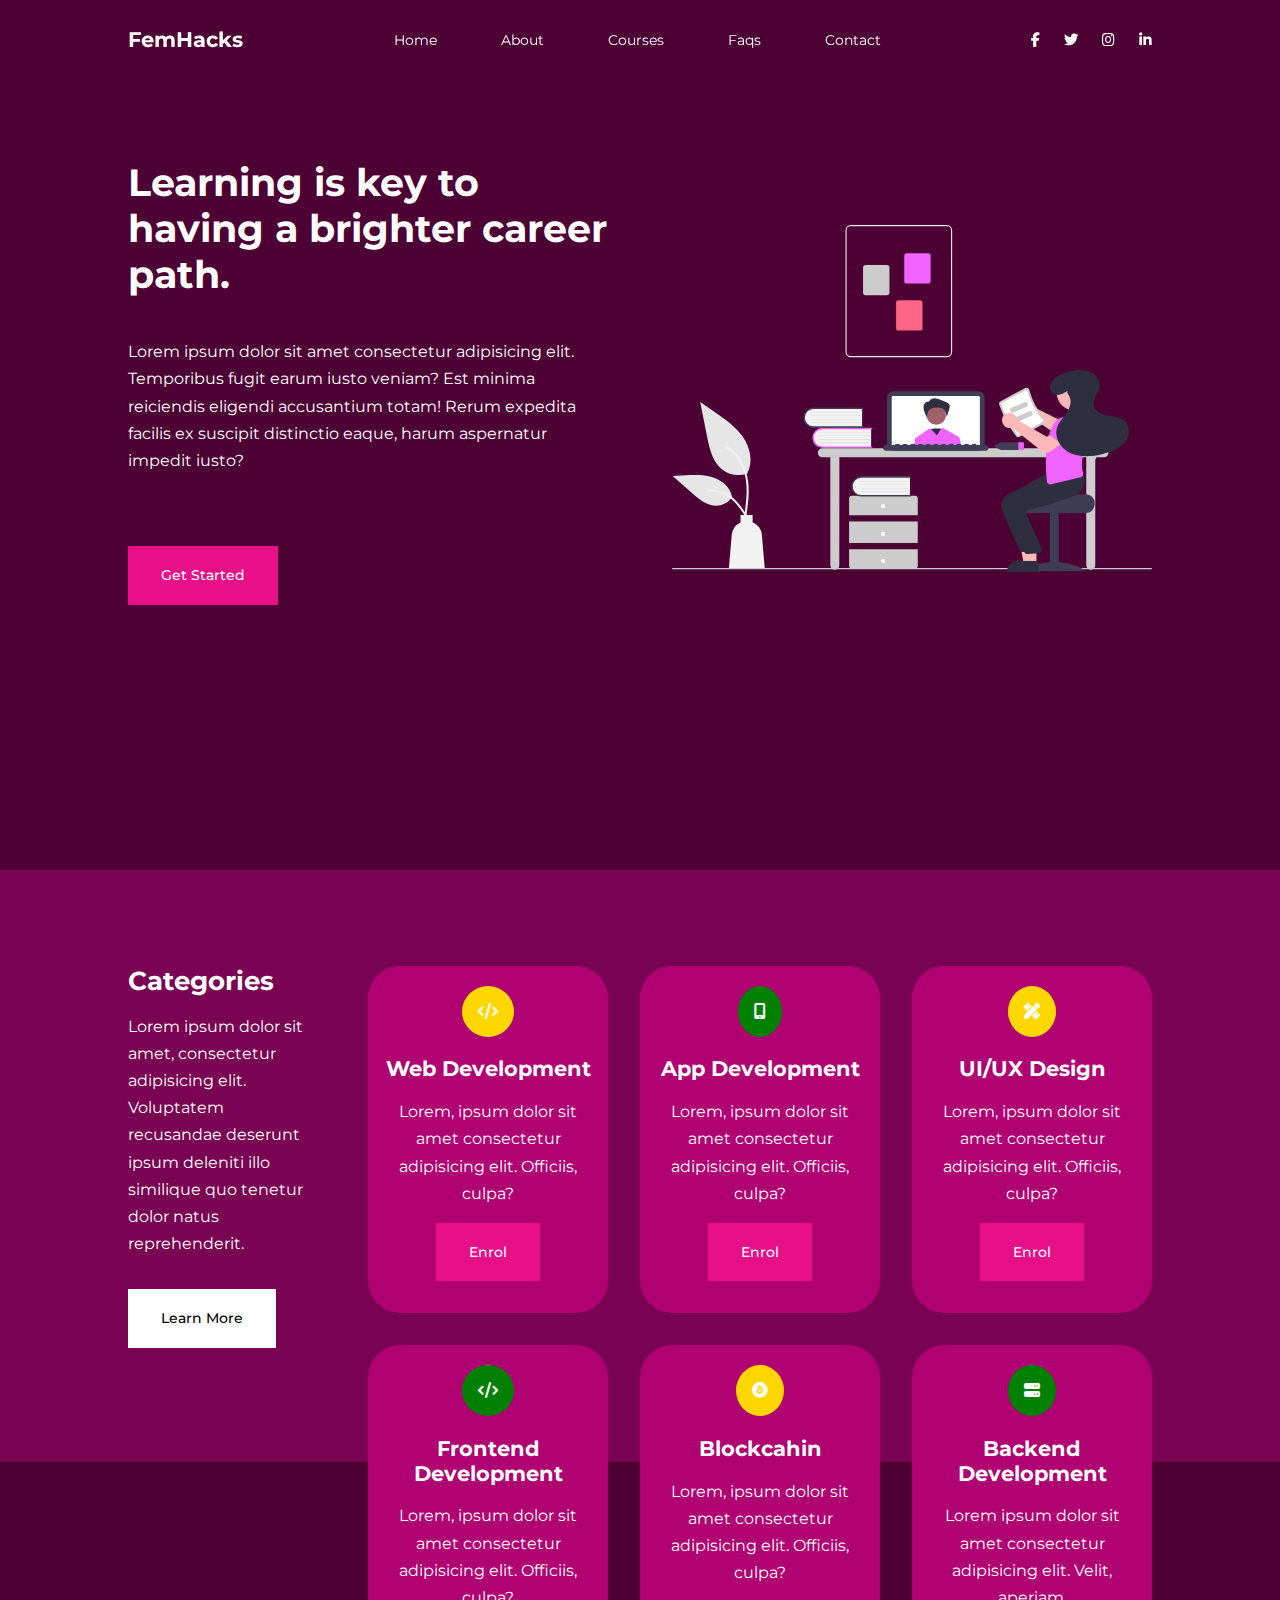
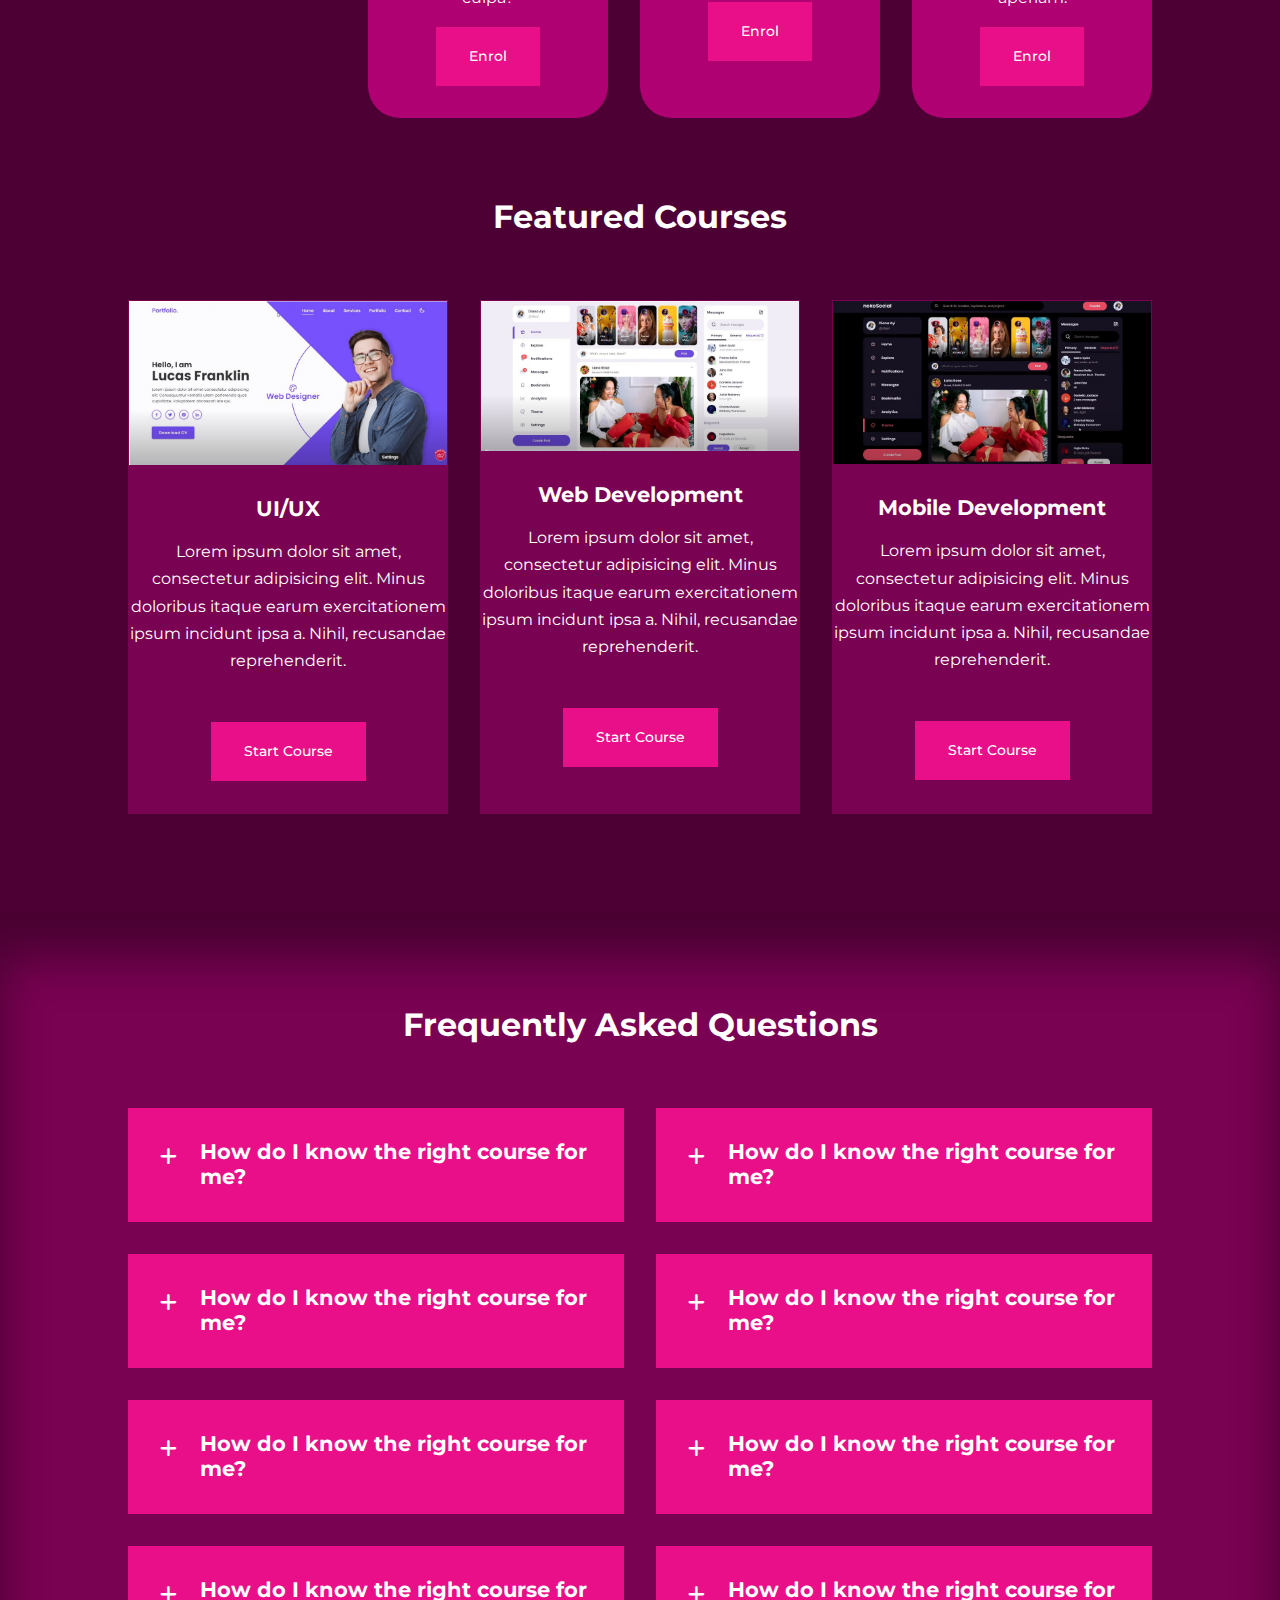
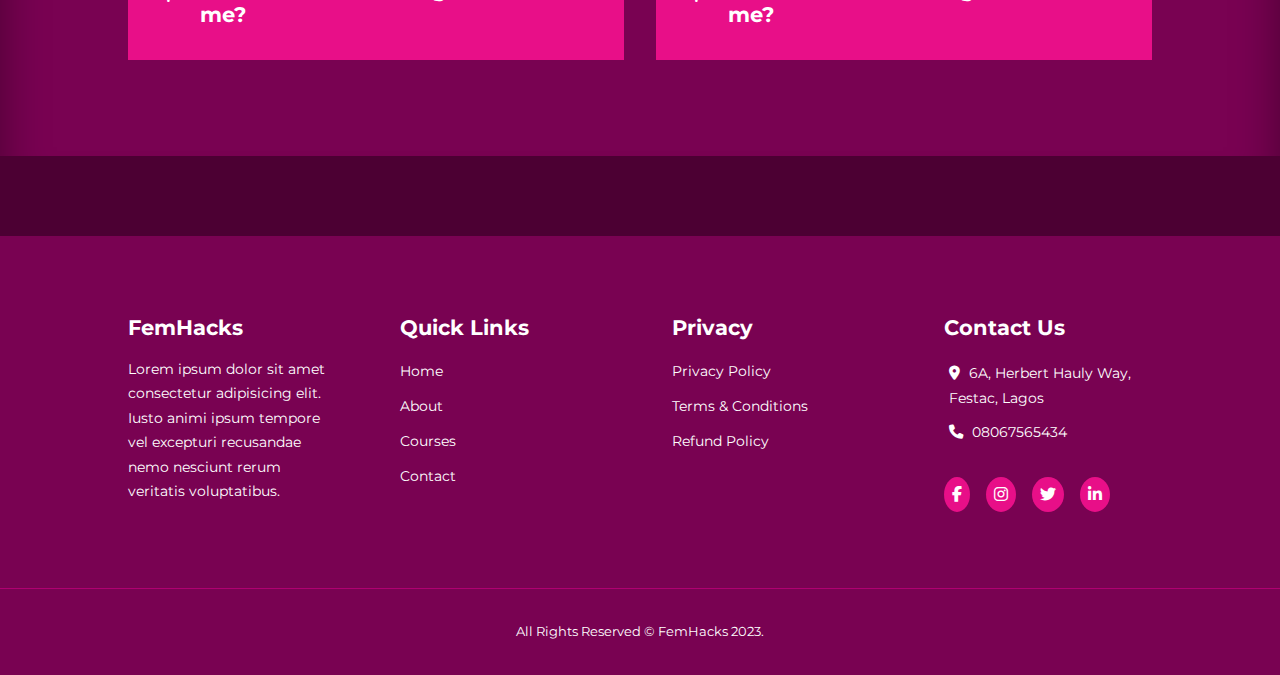
<file: index.html>
<!DOCTYPE html>
<html lang="en">
<head>
    <meta charset="UTF-8">
    <meta name="viewport" content="width=device-width, initial-scale=1.0">
    <title>Online Courses</title>
    <!-- FONT-FAMILY -->
    <link rel="preconnect" href="https://fonts.googleapis.com">
    <link rel="preconnect" href="https://fonts.gstatic.com" crossorigin>
    <link href="https://fonts.googleapis.com/css2?family=Montserrat:wght@100;200;300;400;500;600;700;800&display=swap" rel="stylesheet">
    <!-- FONTAWESOME -->
    <link rel="stylesheet" href="https://cdnjs.cloudflare.com/ajax/libs/font-awesome/6.4.2/css/all.min.css">
    <!-- SWIPER CSS LINK -->
    <link
    rel="stylesheet"
    href="https://cdn.jsdelivr.net/npm/swiper@10/swiper-bundle.min.css"
    />
    <!-- INDEX CSS STYLE -->
    <link rel="stylesheet" href="./css/style.css">
</head>
<body>
    <nav>
        <div class="container nav__container">
            <a href="index.html"><h4 class="icon">FemHacks</h4></a>
            <ul class="nav__menu">
                <li><a href="index.html">Home</a></li>
                <li><a href="about.html">About</a></li>
                <li><a href="courses.html">Courses</a></li>
                <li><a href="faqs.html">Faqs</a></li>
                <li><a href="contact.html">Contact</a></li>
            </ul>
            <ul class="nav__socials">
                <li><a href=""><i class="fa-brands fa-facebook-f"></i></a></li>
                <li><a href=""><i class="fa-brands fa-twitter"></i></a></li>
                <li><a href=""><i class="fa-brands fa-instagram"></i></a></li>
                <li><a href=""><i class="fa-brands fa-linkedin-in"></i></a></li>
            </ul>
            <button id="open-menu-btn"><i class="fa-solid fa-bars"></i></button>
            <button id="close-menu-btn"><i class="fa-solid fa-xmark"></i></button>
        </div>
    </nav>
    <header>
        <div class="container header__container">
            <div class="header__left">
                <h1>Learning is key to having a brighter career path.</h1>
                <p>Lorem ipsum dolor sit amet consectetur adipisicing elit. Temporibus fugit earum iusto veniam? Est minima reiciendis eligendi accusantium totam! Rerum expedita facilis ex suscipit distinctio eaque, harum aspernatur impedit iusto?</p>
                <a href="" class="btn btn-primary">Get Started</a>
            </div>
            <div class="header-right">
                <div class="header__img">
                    <img src="./images/header-img.svg" alt="">
                </div>
            </div>
        </div>
    </header>
    <!-- NAVBAR ENDS -->
    <section class="categories">
        <div class="container categories__container">
            <div class="categories__left">
                <h3>Categories</h3>
                <p>Lorem ipsum dolor sit amet, consectetur adipisicing elit. Voluptatem recusandae deserunt ipsum deleniti illo similique quo tenetur dolor natus reprehenderit.</p>
                <a href="" class="btn">Learn More</a>
            </div>
            <div class="categories__right">
                <!-- <h3>Featured Categories</h3>
                <p>Lorem ipsum dolor sit amet consectetur adipisicing elit. Libero ea vitae fugiat laudantium maxime molestias aperiam fugit sit, pariatur itaque.</p> -->
                <article class="category">
                    <span class="category__icon"><i class="fa-solid fa-code"></i></span>
                    <h4>Web Development</h4>
                    <p>Lorem, ipsum dolor sit amet consectetur adipisicing elit. Officiis, culpa?</p>
                    <a href="" class="btn btn-primary">Enrol</a>
                </article>
                <article class="category">
                    <span class="category__icon"><i class="fa-solid fa-mobile-screen"></i></span>
                    <h4>App Development</h4>
                    <p>Lorem, ipsum dolor sit amet consectetur adipisicing elit. Officiis, culpa?</p>
                    <a href="" class="btn btn-primary">Enrol</a>
                </article>
                <article class="category">
                    <span class="category__icon"><i class="fa-solid fa-pen-ruler"></i></span>
                    <h4>UI/UX Design</h4>
                    <p>Lorem, ipsum dolor sit amet consectetur adipisicing elit. Officiis, culpa?</p>
                    <a href="" class="btn btn-primary">Enrol</a>
                </article>
                <article class="category">
                    <span class="category__icon"><i class="fa-solid fa-code"></i></span>
                    <h4>Frontend Development</h4>
                    <p>Lorem, ipsum dolor sit amet consectetur adipisicing elit. Officiis, culpa?</p>
                    <a href="" class="btn btn-primary">Enrol</a>
                </article>
                <article class="category">
                    <span class="category__icon"><i class="fa-brands fa-bitcoin"></i></span>
                    <h4>Blockcahin</h4>
                    <p>Lorem, ipsum dolor sit amet consectetur adipisicing elit. Officiis, culpa?</p>
                    <a href="" class="btn btn-primary">Enrol</a>
                </article>
                <article class="category">
                    <span class="category__icon"><i class="fa-solid fa-server"></i></span>
                    <h4>Backend Development</h4>
                    <p>Lorem ipsum dolor sit amet consectetur adipisicing elit. Velit, aperiam.</p>
                    <a href="" class="btn btn-primary">Enrol</a>
                </article>
            </div>
        </div>
    </section>

    <!-- CATEGORIES END -->


    <section class="courses">
        <h2>Featured Courses</h2>
        <div class="container courses__container">
            <article class="course">
                <div class="course__image">
                    <img src="./images/course1.JPG" alt="">
                </div>
                <div class="course__info">
                    <h4>UI/UX</h4>
                    <p>Lorem ipsum dolor sit amet, consectetur adipisicing elit. Minus doloribus itaque earum exercitationem ipsum incidunt ipsa a. Nihil, recusandae reprehenderit.</p>
                </div>
                <a href="" class="btn btn-primary">Start Course</a>
            </article>
            <article class="course">
                <div class="course__image">
                    <img src="./images/course2.JPG" alt="">
                </div>
                <div class="course__info">
                    <h4>Web Development</h4>
                    <p>Lorem ipsum dolor sit amet, consectetur adipisicing elit. Minus doloribus itaque earum exercitationem ipsum incidunt ipsa a. Nihil, recusandae reprehenderit.</p>
                </div>
                <a href="" class="btn btn-primary">Start Course</a>
            </article>
            <article class="course">
                <div class="course__image">
                    <img src="./images/course3.JPG" alt="">
                </div>
                <div class="course__info">
                    <h4>Mobile Development</h4>
                    <p>Lorem ipsum dolor sit amet, consectetur adipisicing elit. Minus doloribus itaque earum exercitationem ipsum incidunt ipsa a. Nihil, recusandae reprehenderit.</p>
                </div>
                <a href="" class="btn btn-primary">Start Course</a>
            </article>
        </div>
    </section>

    <!-- FEATURED COURSES END -->

    <section class="faqs">
        <h2>Frequently Asked Questions</h2>
        <div class="container faqs__container">
            <article class="faq">
                <div class="faq__icon">
                    <i class="fa-solid fa-plus"></i>
                </div>
                <div class="question__answer">
                    <h4>How do I know the right course for me?</h4>
                    <p>Lorem ipsum dolor sit, amet consectetur adipisicing elit. Quidem, culpa rem. Praesentium, soluta, quisquam veniam velit magnam magni, eligendi iusto inventore sequi corporis repellat perferendis exercitationem commodi ipsa earum quae.</p>
                </div>
            </article>
            <article class="faq">
                <div class="faq__icon">
                    <i class="fa-solid fa-plus"></i>
                </div>
                <div class="question__answer">
                    <h4>How do I know the right course for me?</h4>
                    <p>Lorem ipsum dolor sit, amet consectetur adipisicing elit. Quidem, culpa rem. Praesentium, soluta, quisquam veniam velit magnam magni, eligendi iusto inventore sequi corporis repellat perferendis exercitationem commodi ipsa earum quae.</p>
                </div>
            </article>
            <article class="faq">
                <div class="faq__icon">
                    <i class="fa-solid fa-plus"></i>
                </div>
                <div class="question__answer">
                    <h4>How do I know the right course for me?</h4>
                    <p>Lorem ipsum dolor sit, amet consectetur adipisicing elit. Quidem, culpa rem. Praesentium, soluta, quisquam veniam velit magnam magni, eligendi iusto inventore sequi corporis repellat perferendis exercitationem commodi ipsa earum quae.</p>
                </div>
            </article>
            <article class="faq">
                <div class="faq__icon">
                    <i class="fa-solid fa-plus"></i>
                </div>
                <div class="question__answer">
                    <h4>How do I know the right course for me?</h4>
                    <p>Lorem ipsum dolor sit, amet consectetur adipisicing elit. Quidem, culpa rem. Praesentium, soluta, quisquam veniam velit magnam magni, eligendi iusto inventore sequi corporis repellat perferendis exercitationem commodi ipsa earum quae.</p>
                </div>
            </article>
            <article class="faq">
                <div class="faq__icon">
                    <i class="fa-solid fa-plus"></i>
                </div>
                <div class="question__answer">
                    <h4>How do I know the right course for me?</h4>
                    <p>Lorem ipsum dolor sit, amet consectetur adipisicing elit. Quidem, culpa rem. Praesentium, soluta, quisquam veniam velit magnam magni, eligendi iusto inventore sequi corporis repellat perferendis exercitationem commodi ipsa earum quae.</p>
                </div>
            </article>
            <article class="faq">
                <div class="faq__icon">
                    <i class="fa-solid fa-plus"></i>
                </div>
                <div class="question__answer">
                    <h4>How do I know the right course for me?</h4>
                    <p>Lorem ipsum dolor sit, amet consectetur adipisicing elit. Quidem, culpa rem. Praesentium, soluta, quisquam veniam velit magnam magni, eligendi iusto inventore sequi corporis repellat perferendis exercitationem commodi ipsa earum quae.</p>
                </div>
            </article>
            <article class="faq">
                <div class="faq__icon">
                    <i class="fa-solid fa-plus"></i>
                </div>
                <div class="question__answer">
                    <h4>How do I know the right course for me?</h4>
                    <p>Lorem ipsum dolor sit, amet consectetur adipisicing elit. Quidem, culpa rem. Praesentium, soluta, quisquam veniam velit magnam magni, eligendi iusto inventore sequi corporis repellat perferendis exercitationem commodi ipsa earum quae.</p>
                </div>
            </article>
            <article class="faq">
                <div class="faq__icon">
                    <i class="fa-solid fa-plus"></i>
                </div>
                <div class="question__answer">
                    <h4>How do I know the right course for me?</h4>
                    <p>Lorem ipsum dolor sit, amet consectetur adipisicing elit. Quidem, culpa rem. Praesentium, soluta, quisquam veniam velit magnam magni, eligendi iusto inventore sequi corporis repellat perferendis exercitationem commodi ipsa earum quae.</p>
                </div>
            </article>
        </div>
    </section>

    <!-- FAQs END -->
    
    <!-- <section class="container testimonials__container mySwiper">
        <h2>Testimonials</h2>
        <div class="swiper-wrapper">
            <article class="testimonial swiper-slide">
                <div class="avatar">
                    <img src="./images/avatar1.jpg" alt="">
                </div>
                <div class="testimonial__info">
                    <h4>Yemi Osho</h4>
                    <small>Student</small>
                </div>
                <div class="testimonial__body">
                    <p>Lorem ipsum dolor sit amet consectetur adipisicing elit. Beatae, facere mollitia. Aliquam porro harum beatae distinctio nemo natus atque aut minima praesentium sunt doloremque, maxime mollitia nobis, similique aliquid veniam.</p>
                </div>
            </article>
            <article class="testimonial swiper-slide">
                <div class="avatar">
                    <img src="./images/avatar2.jpg" alt="">
                </div>
                <div class="testimonial__info">
                    <h4>Lola Oshoba</h4>
                    <small>Student</small>
                </div>
                <div class="testimonial__body">
                    <p>Lorem ipsum dolor sit amet consectetur adipisicing elit. Beatae, facere mollitia. Aliquam porro harum beatae distinctio nemo natus atque aut minima praesentium sunt doloremque, maxime mollitia nobis, similique aliquid veniam.</p>
                </div>
            </article>
            <article class="testimonial swiper-slide">
                <div class="avatar">
                    <img src="./images/avatar3.jpg" alt="">
                </div>
                <div class="testimonial__info">
                    <h4>Ayo Dunsin</h4>
                    <small>Student</small>
                </div>
                <div class="testimonial__body">
                    <p>Lorem ipsum dolor sit amet consectetur adipisicing elit. Beatae, facere mollitia. Aliquam porro harum beatae distinctio nemo natus atque aut minima praesentium sunt doloremque, maxime mollitia nobis, similique aliquid veniam.</p>
                </div>
            </article>
            <article class="testimonial swiper-slide">
                <div class="avatar">
                    <img src="./images/avatar4.jpg" alt="">
                </div>
                <div class="testimonial__info">
                    <h4>Tola Jadesola</h4>
                    <small>Student</small>
                </div>
                <div class="testimonial__body">
                    <p>Lorem ipsum dolor sit amet consectetur adipisicing elit. Beatae, facere mollitia. Aliquam porro harum beatae distinctio nemo natus atque aut minima praesentium sunt doloremque, maxime mollitia nobis, similique aliquid veniam.</p>
                </div>
            </article>
            <article class="testimonial swiper-slide">
                <div class="avatar">
                    <img src="./images/avatar5.jpg" alt="">
                </div>
                <div class="testimonial__info">
                    <h4>Remi Ayoola</h4>
                    <small>Student</small>
                </div>
                <div class="testimonial__body">
                    <p>Lorem ipsum dolor sit amet consectetur adipisicing elit. Beatae, facere mollitia. Aliquam porro harum beatae distinctio nemo natus atque aut minima praesentium sunt doloremque, maxime mollitia nobis, similique aliquid veniam.</p>
                </div>
            </article>
        </div>
    </section> -->

    <!-- TESTIMONIALS END -->
    <footer>
        <div class="container footer__container">
            <div class="footer__1">
                <a href="index.html"><h4 class="icon">FemHacks</h4></a>
                <p>Lorem ipsum dolor sit amet consectetur adipisicing elit. Iusto animi ipsum tempore vel excepturi recusandae nemo nesciunt rerum veritatis voluptatibus.</p>
            </div>
            <div class="footer__2">
                <h4>Quick Links</h4>
                <ul class="footer__menu">
                    <li><a href="">Home</a></li>
                    <li><a href="">About</a></li>
                    <li><a href="">Courses</a></li>
                    <li><a href="">Contact</a></li>
                </ul>
            </div>
            <div class="footer__3">
                <h4>Privacy</h4>
                <ul class="footer__policies">
                    <li><a href="">Privacy Policy</a></li>
                    <li><a href="">Terms & Conditions</a></li>
                    <li><a href="">Refund Policy</a></li>
                </ul>
            </div>
            <div class="footer__4">
                <h4>Contact Us</h4>
                <p><i class=" icon fa-solid fa-location-dot"></i>
                    6A, Herbert Hauly Way, Festac, Lagos</p>
                <p><i class="icon fa-solid fa-phone"></i>
                    08067565434</p>
                <ul class="footer__socials">
                    <li><a href=""><i class="fa-brands fa-facebook-f"></i></a></li>
                    <li><a href=""><i class="fa-brands fa-instagram"></i></a></li>
                    <li><a href=""><i class="fa-brands fa-twitter"></i></a></li>
                    <li><a href=""><i class="fa-brands fa-linkedin-in"></i></a></li>
                </ul>
            </div>
        </div>
        <div class="copyrights">
            All Rights Reserved &copy; FemHacks 2023.
        </div>
    </footer>

    <!-- FOOTER ENDS -->
    <script src="https://cdn.jsdelivr.net/npm/swiper@10/swiper-bundle.min.js"></script>
    <script src="main.js"></script>
</body>
</html>
</file>
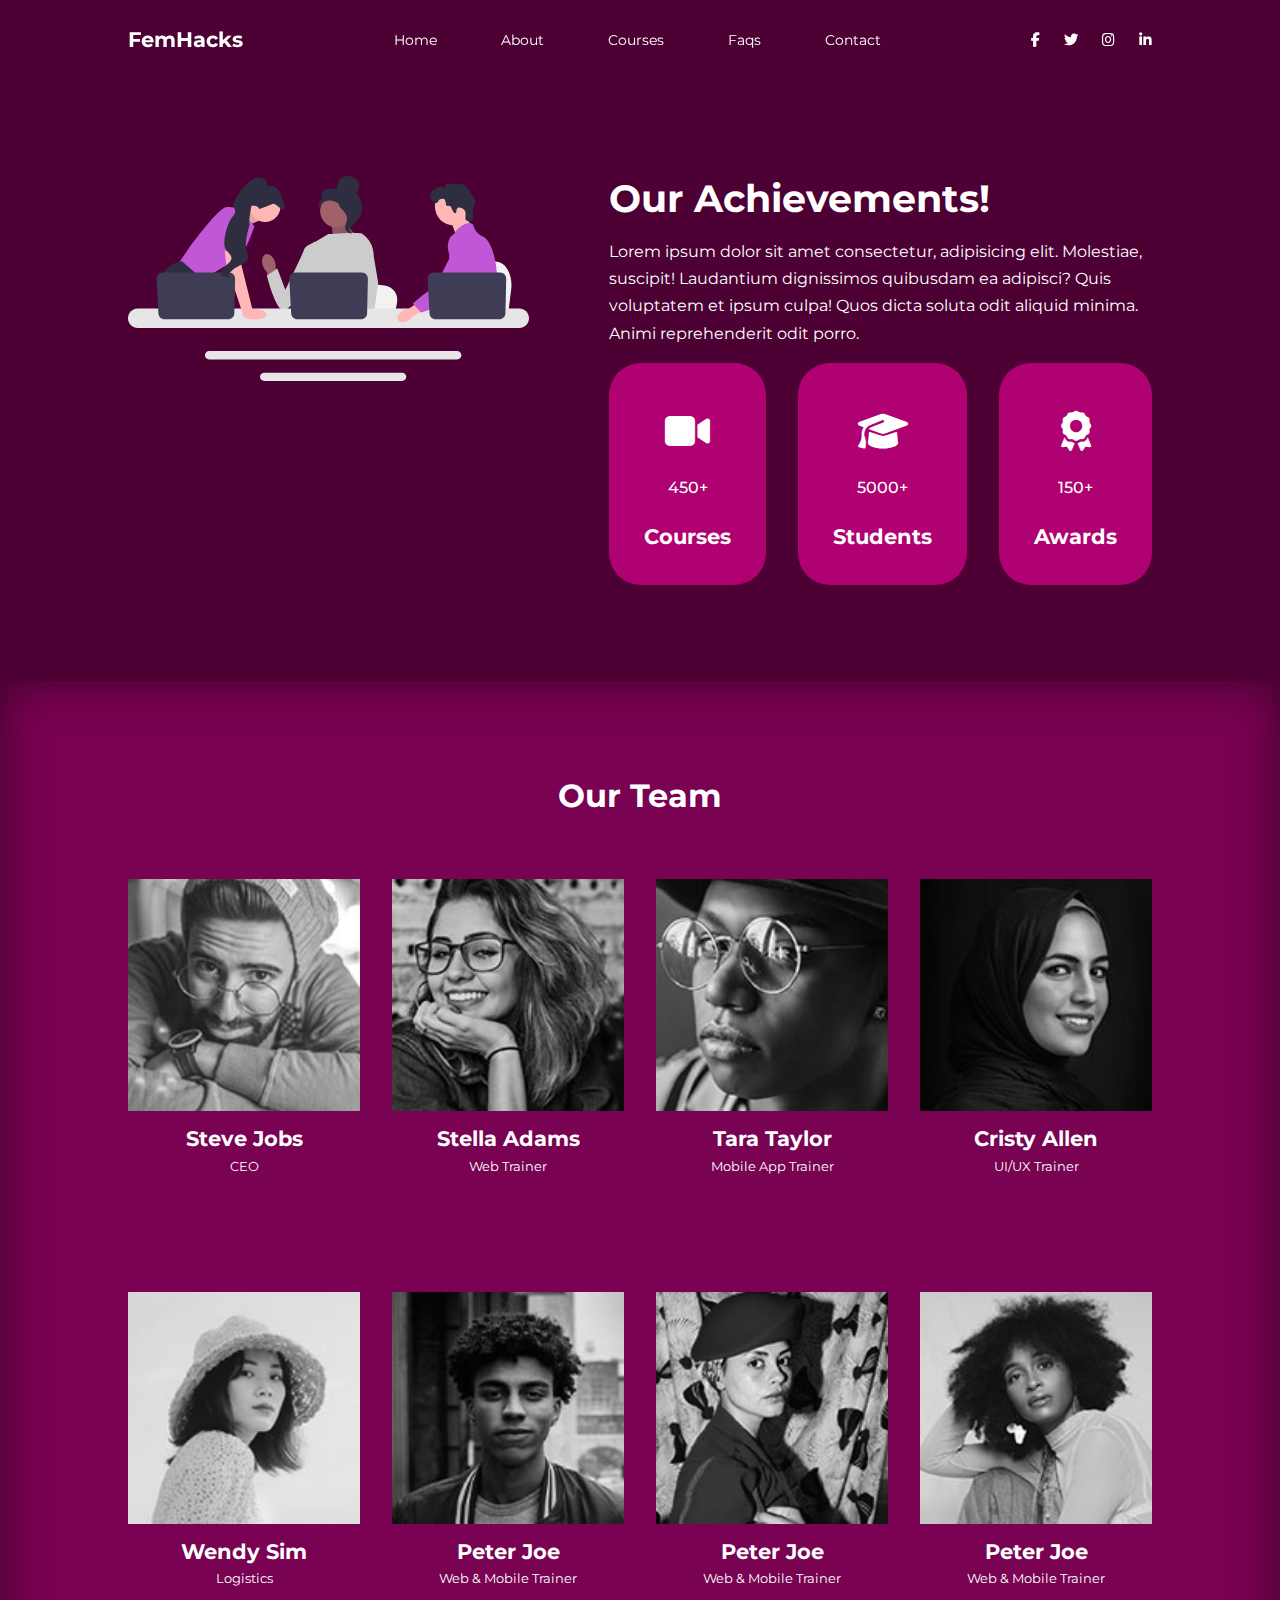
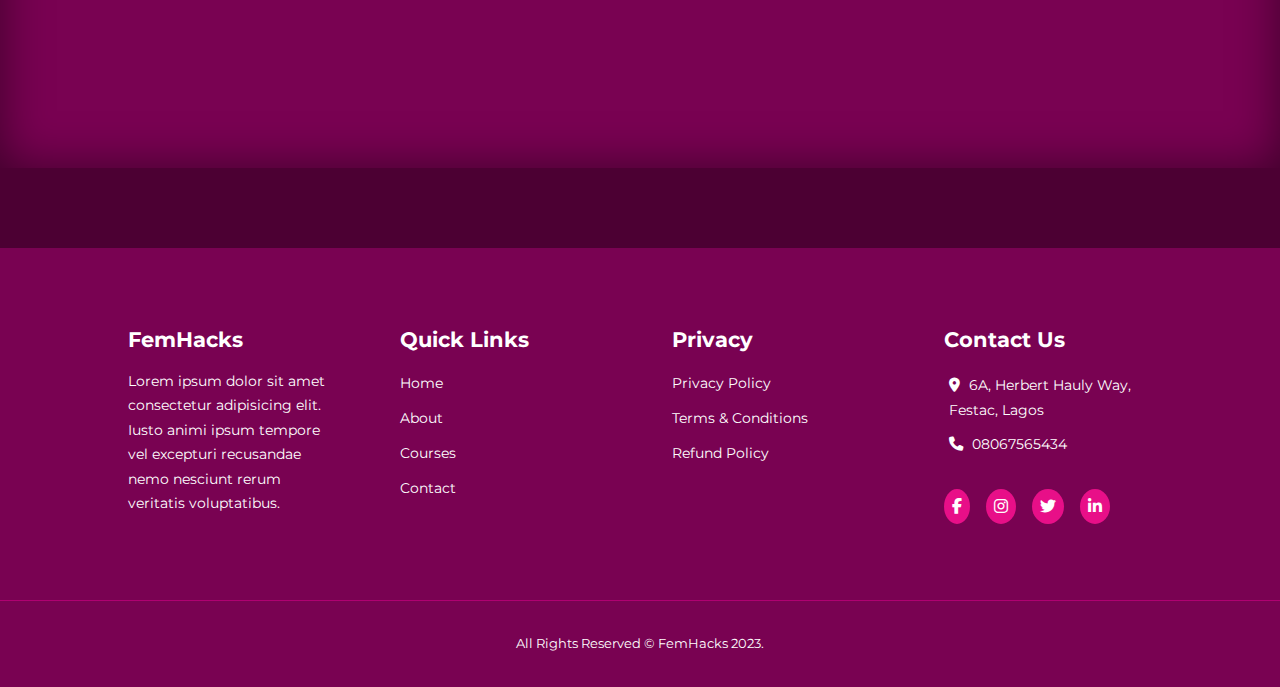
<file: about.html>
<!DOCTYPE html>
<html lang="en">
<head>
    <meta charset="UTF-8">
    <meta name="viewport" content="width=device-width, initial-scale=1.0">
    <title>Online Courses</title>
    <!-- FONT-FAMILY -->
    <link rel="preconnect" href="https://fonts.googleapis.com">
    <link rel="preconnect" href="https://fonts.gstatic.com" crossorigin>
    <link href="https://fonts.googleapis.com/css2?family=Montserrat:wght@100;200;300;400;500;600;700;800&display=swap" rel="stylesheet">
    <!-- FONTAWESOME -->
    <link rel="stylesheet" href="https://cdnjs.cloudflare.com/ajax/libs/font-awesome/6.4.2/css/all.min.css">
    <!-- SWIPER CSS LINK -->
    <link
    rel="stylesheet"
    href="https://cdn.jsdelivr.net/npm/swiper@10/swiper-bundle.min.css"
    />
    <!-- INDEX CSS STYLE -->
    <link rel="stylesheet" href="./css/style.css">
    <link rel="stylesheet" href="./css/about.css">
</head>
<body>
    <nav>
        <div class="container nav__container">
            <a href="index.html"><h4 class="icon">FemHacks</h4></a>
            <ul class="nav__menu">
                <li><a href="index.html">Home</a></li>
                <li><a href="about.html">About</a></li>
                <li><a href="courses.html">Courses</a></li>
                <li><a href="faqs.html">Faqs</a></li>
                <li><a href="contact.html">Contact</a></li>
            </ul>
            <ul class="nav__socials">
                <li><a href=""><i class="fa-brands fa-facebook-f"></i></a></li>
                <li><a href=""><i class="fa-brands fa-twitter"></i></a></li>
                <li><a href=""><i class="fa-brands fa-instagram"></i></a></li>
                <li><a href=""><i class="fa-brands fa-linkedin-in"></i></a></li>
            </ul>
            <button id="open-menu-btn"><i class="fa-solid fa-bars"></i></button>
            <button id="close-menu-btn"><i class="fa-solid fa-xmark"></i></button>
        </div>
    </nav>
    <section class="about">
        <div class="container about__container">
            <div class="about__left">
                <img src="./images/team.svg" alt="">
            </div>
            <div class="about__right">
                <h1>Our Achievements!</h1>
                <div class="about__right-body">
                <p>Lorem ipsum dolor sit amet consectetur, adipisicing elit. Molestiae, suscipit! Laudantium dignissimos quibusdam ea adipisci? Quis voluptatem et ipsum culpa! Quos dicta soluta odit aliquid minima. Animi reprehenderit odit porro.</p>
                </div>
                <div class="achievements">
                    <article class="achievement">
                        <span class="icon"><i class="fa-solid fa-video"></i></span>
                        <p>450+</p>
                        <h4>Courses</h4>
                    </article>
                    <article class="achievement">
                        <span class="icon"><i class="fa-solid fa-graduation-cap"></i></span>
                        <p>5000+</p>
                        <h4>Students</h4>
                    </article>
                    <article class="achievement">
                        <span class="icon"><i class="fa-solid fa-award"></i></span>
                        <p>150+</p>
                        <h4>Awards</h4>
                    </article>
                </div>
            </div>
        </div>
    </section>

    <!-- ACHIEVEMENT SECTION ENDS -->

    <section class="team">
        <h2>Our Team</h2>
        <div class="container team__container">
            <article class="staff">
                <div class="staff__image">
                    <img src="./images/profile-15.jpg" alt="">
                </div>
                <div class="staff__info">
                    <h4>Steve Jobs</h4>
                    <small>CEO</small>
                </div>
                <ul class="staff__socials">
                    <li><a href=""><i class="fa-brands fa-facebook-f"></i></a></li>
                    <li><a href=""><i class="fa-brands fa-twitter"></i></a></li>
                    <li><a href=""><i class="fa-brands fa-instagram"></i></a></li>
                    <li><a href=""><i class="fa-brands fa-linkedin-in"></i></a></li>
                </ul>
            </article>
            <article class="staff">
                <div class="staff__image">
                    <img src="./images/avatar2.jpg" alt="">
                </div>
                <div class="staff__info">
                    <h4>Stella Adams</h4>
                    <small>Web Trainer</small>
                </div>
                <ul class="staff__socials">
                    <li><a href=""><i class="fa-brands fa-facebook-f"></i></a></li>
                    <li><a href=""><i class="fa-brands fa-twitter"></i></a></li>
                    <li><a href=""><i class="fa-brands fa-instagram"></i></a></li>
                    <li><a href=""><i class="fa-brands fa-linkedin-in"></i></a></li>
                </ul>
            </article>
            <article class="staff">
                <div class="staff__image">
                    <img src="./images/avatar3.jpg" alt="">
                </div>
                <div class="staff__info">
                    <h4>Tara Taylor</h4>
                    <small>Mobile App Trainer</small>
                </div>
                <ul class="staff__socials">
                    <li><a href=""><i class="fa-brands fa-facebook-f"></i></a></li>
                    <li><a href=""><i class="fa-brands fa-twitter"></i></a></li>
                    <li><a href=""><i class="fa-brands fa-instagram"></i></a></li>
                    <li><a href=""><i class="fa-brands fa-linkedin-in"></i></a></li>
                </ul>
            </article>
            <article class="staff">
                <div class="staff__image">
                    <img src="./images/avatar4.jpg" alt="">
                </div>
                <div class="staff__info">
                    <h4>Cristy Allen</h4>
                    <small>UI/UX Trainer</small>
                </div>
                <ul class="staff__socials">
                    <li><a href=""><i class="fa-brands fa-facebook-f"></i></a></li>
                    <li><a href=""><i class="fa-brands fa-twitter"></i></a></li>
                    <li><a href=""><i class="fa-brands fa-instagram"></i></a></li>
                    <li><a href=""><i class="fa-brands fa-linkedin-in"></i></a></li>
                </ul>
            </article>
            <article class="staff">
                <div class="staff__image">
                    <img src="./images/profile-1.jpg" alt="">
                </div>
                <div class="staff__info">
                    <h4>Wendy Sim</h4>
                    <small>Logistics</small>
                </div>
                <ul class="staff__socials">
                    <li><a href=""><i class="fa-brands fa-facebook-f"></i></a></li>
                    <li><a href=""><i class="fa-brands fa-twitter"></i></a></li>
                    <li><a href=""><i class="fa-brands fa-instagram"></i></a></li>
                    <li><a href=""><i class="fa-brands fa-linkedin-in"></i></a></li>
                </ul>
            </article>
            <article class="staff">
                <div class="staff__image">
                    <img src="./images/avatar1.jpg" alt="">
                </div>
                <div class="staff__info">
                    <h4>Peter Joe</h4>
                    <small>Web & Mobile Trainer</small>
                </div>
                <ul class="staff__socials">
                    <li><a href=""><i class="fa-brands fa-facebook-f"></i></a></li>
                    <li><a href=""><i class="fa-brands fa-twitter"></i></a></li>
                    <li><a href=""><i class="fa-brands fa-instagram"></i></a></li>
                    <li><a href=""><i class="fa-brands fa-linkedin-in"></i></a></li>
                </ul>
            </article>
            <article class="staff">
                <div class="staff__image">
                    <img src="./images/profile-16.jpg" alt="">
                </div>
                <div class="staff__info">
                    <h4>Peter Joe</h4>
                    <small>Web & Mobile Trainer</small>
                </div>
                <ul class="staff__socials">
                    <li><a href=""><i class="fa-brands fa-facebook-f"></i></a></li>
                    <li><a href=""><i class="fa-brands fa-twitter"></i></a></li>
                    <li><a href=""><i class="fa-brands fa-instagram"></i></a></li>
                    <li><a href=""><i class="fa-brands fa-linkedin-in"></i></a></li>
                </ul>
            </article>
            <article class="staff">
                <div class="staff__image">
                    <img src="./images/profile-3.jpg" alt="">
                </div>
                <div class="staff__info">
                    <h4>Peter Joe</h4>
                    <small>Web & Mobile Trainer</small>
                </div>
                <ul class="staff__socials">
                    <li><a href=""><i class="fa-brands fa-facebook-f"></i></a></li>
                    <li><a href=""><i class="fa-brands fa-twitter"></i></a></li>
                    <li><a href=""><i class="fa-brands fa-instagram"></i></a></li>
                    <li><a href=""><i class="fa-brands fa-linkedin-in"></i></a></li>
                </ul>
            </article>
        </div>
    </section>
    <footer>
    <div class="container footer__container">
        <div class="footer__1">
            <a href=""><h4>FemHacks</h4></a>
            <p>Lorem ipsum dolor sit amet consectetur adipisicing elit. Iusto animi ipsum tempore vel excepturi recusandae nemo nesciunt rerum veritatis voluptatibus.</p>
        </div>
        <div class="footer__2">
            <h4>Quick Links</h4>
            <ul class="footer__menu">
                <li><a href="">Home</a></li>
                <li><a href="">About</a></li>
                <li><a href="">Courses</a></li>
                <li><a href="">Contact</a></li>
            </ul>
        </div>
        <div class="footer__3">
            <h4>Privacy</h4>
            <ul class="footer__policies">
                <li><a href="">Privacy Policy</a></li>
                <li><a href="">Terms & Conditions</a></li>
                <li><a href="">Refund Policy</a></li>
            </ul>
        </div>
        <div class="footer__4">
            <h4>Contact Us</h4>
            <p><i class=" icon fa-solid fa-location-dot"></i>
                6A, Herbert Hauly Way, Festac, Lagos</p>
            <p><i class="icon fa-solid fa-phone"></i>
                08067565434</p>
            <ul class="footer__socials">
                <li><a href=""><i class="fa-brands fa-facebook-f"></i></a></li>
                <li><a href=""><i class="fa-brands fa-instagram"></i></a></li>
                <li><a href=""><i class="fa-brands fa-twitter"></i></a></li>
                <li><a href=""><i class="fa-brands fa-linkedin-in"></i></a></li>
            </ul>
        </div>
    </div>
    <div class="copyrights">
        All Rights Reserved &copy; FemHacks 2023.
    </div>
</footer>

<!-- FOOTER ENDS -->
<script src="https://cdn.jsdelivr.net/npm/swiper@10/swiper-bundle.min.js"></script>
<script src="main.js"></script>
</body>
</html>
</file>
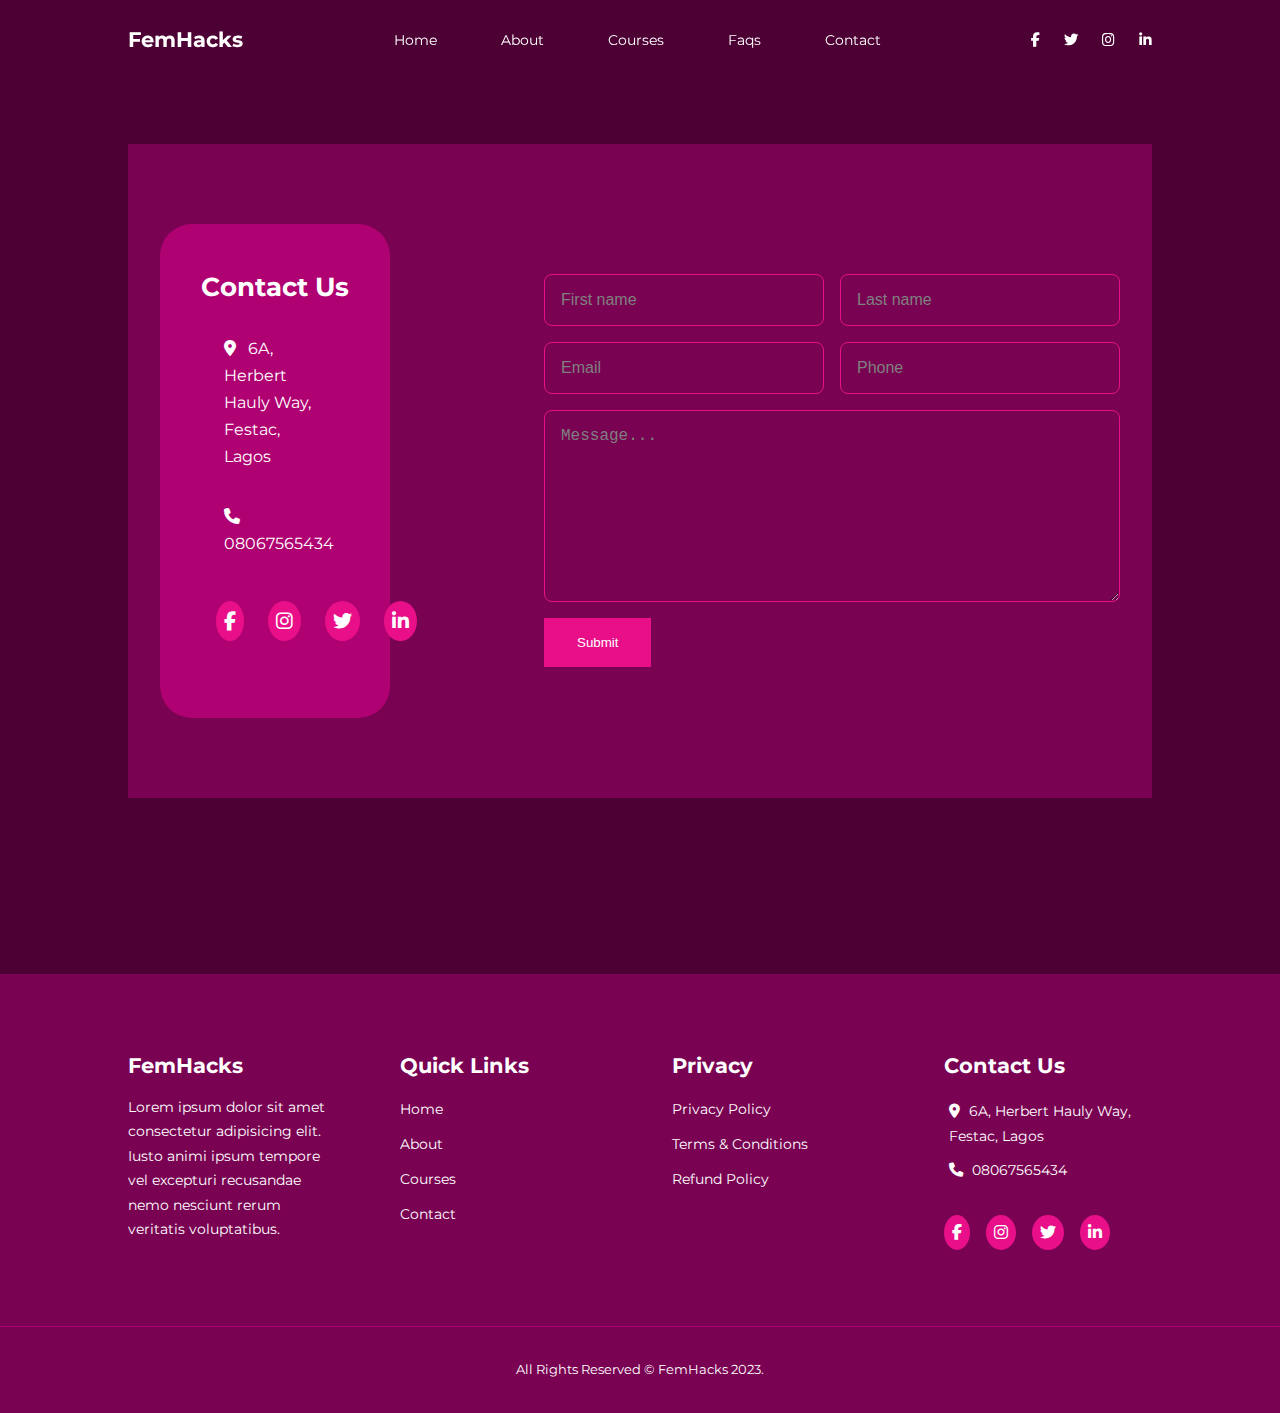
<file: contact.html>
<!DOCTYPE html>
<html lang="en">
<head>
    <meta charset="UTF-8">
    <meta name="viewport" content="width=device-width, initial-scale=1.0">
    <title>Online Courses</title>
    <!-- FONT-FAMILY -->
    <link rel="preconnect" href="https://fonts.googleapis.com">
    <link rel="preconnect" href="https://fonts.gstatic.com" crossorigin>
    <link href="https://fonts.googleapis.com/css2?family=Montserrat:wght@100;200;300;400;500;600;700;800&display=swap" rel="stylesheet">
    <!-- FONTAWESOME -->
    <link rel="stylesheet" href="https://cdnjs.cloudflare.com/ajax/libs/font-awesome/6.4.2/css/all.min.css">
    <!-- SWIPER CSS LINK -->
    <link
    rel="stylesheet"
    href="https://cdn.jsdelivr.net/npm/swiper@10/swiper-bundle.min.css"
    />
    <!-- INDEX CSS STYLE -->
    <link rel="stylesheet" href="./css/style.css">
    <link rel="stylesheet" href="./css/contact.css">
</head>
<body>
    <nav>
        <div class="container nav__container">
            <a href="index.html"><h4 class="icon">FemHacks</h4></a>
            <ul class="nav__menu">
                <li><a href="index.html">Home</a></li>
                <li><a href="about.html">About</a></li>
                <li><a href="courses.html">Courses</a></li>
                <li><a href="faqs.html">Faqs</a></li>
                <li><a href="contact.html">Contact</a></li>
            </ul>
            <ul class="nav__socials">
                <li><a href=""><i class="fa-brands fa-facebook-f"></i></a></li>
                <li><a href=""><i class="fa-brands fa-twitter"></i></a></li>
                <li><a href=""><i class="fa-brands fa-instagram"></i></a></li>
                <li><a href=""><i class="fa-brands fa-linkedin-in"></i></a></li>
            </ul>
            <button id="open-menu-btn"><i class="fa-solid fa-bars"></i></button>
            <button id="close-menu-btn"><i class="fa-solid fa-xmark"></i></button>
        </div>
    </nav>
    <section class="contact">
        <div class="container contact__container">
            <div class="aside">
                <h3>Contact Us</h3>
                <p><i class=" icon fa-solid fa-location-dot"></i>
                    6A, Herbert Hauly Way, Festac, Lagos</p>
                <p><i class="icon fa-solid fa-phone"></i>
                    08067565434</p>
                <ul class="contact__socials">
                    <li><a href=""><i class="fa-brands fa-facebook-f"></i></a></li>
                    <li><a href=""><i class="fa-brands fa-instagram"></i></a></li>
                    <li><a href=""><i class="fa-brands fa-twitter"></i></a></li>
                    <li><a href=""><i class="fa-brands fa-linkedin-in"></i></a></li>
                </ul>
            </div>
            <form action="">
                <div class="form__name">
                    <input type="text" name="firstname" placeholder="First name" required autocomplete="off">
                    <input type="text" name="lastname" placeholder="Last name" required autocomplete="off">
                </div>
                <div class="form__contact">
                    <input type="email" name="Email" placeholder="Email" required autocomplete="off">
                    <input type="tel" name="Phone" placeholder="Phone" pattern="[0-9]{4}[0-9]{3}[0-9]{4}" size="11" required autocomplete="off">
                </div>
                <textarea name="message" placeholder="Message..." required autocomplete="off"></textarea>
                <button type="submit" class="btn btn-primary">Submit</button>
            </form>
        </div>

    </section>

    <footer>
        <div class="container footer__container">
            <div class="footer__1">
                <a href="index.html"><h4 class="icon">FemHacks</h4></a>
                <p>Lorem ipsum dolor sit amet consectetur adipisicing elit. Iusto animi ipsum tempore vel excepturi recusandae nemo nesciunt rerum veritatis voluptatibus.</p>
            </div>
            <div class="footer__2">
                <h4>Quick Links</h4>
                <ul class="footer__menu">
                    <li><a href="">Home</a></li>
                    <li><a href="">About</a></li>
                    <li><a href="">Courses</a></li>
                    <li><a href="">Contact</a></li>
                </ul>
            </div>
            <div class="footer__3">
                <h4>Privacy</h4>
                <ul class="footer__policies">
                    <li><a href="">Privacy Policy</a></li>
                    <li><a href="">Terms & Conditions</a></li>
                    <li><a href="">Refund Policy</a></li>
                </ul>
            </div>
            <div class="footer__4">
                <h4>Contact Us</h4>
                <p><i class=" icon fa-solid fa-location-dot"></i>
                    6A, Herbert Hauly Way, Festac, Lagos</p>
                <p><i class="icon fa-solid fa-phone"></i>
                    08067565434</p>
                <ul class="footer__socials">
                    <li><a href=""><i class="fa-brands fa-facebook-f"></i></a></li>
                    <li><a href=""><i class="fa-brands fa-instagram"></i></a></li>
                    <li><a href=""><i class="fa-brands fa-twitter"></i></a></li>
                    <li><a href=""><i class="fa-brands fa-linkedin-in"></i></a></li>
                </ul>
            </div>
        </div>
        <div class="copyrights">
            All Rights Reserved &copy; FemHacks 2023.
        </div>
    </footer>

    <!-- FOOTER ENDS -->
   <script src="https://cdn.jsdelivr.net/npm/swiper@10/swiper-bundle.min.js"></script>
    <script src="main.js"></script>
</body>
</html>
</file>
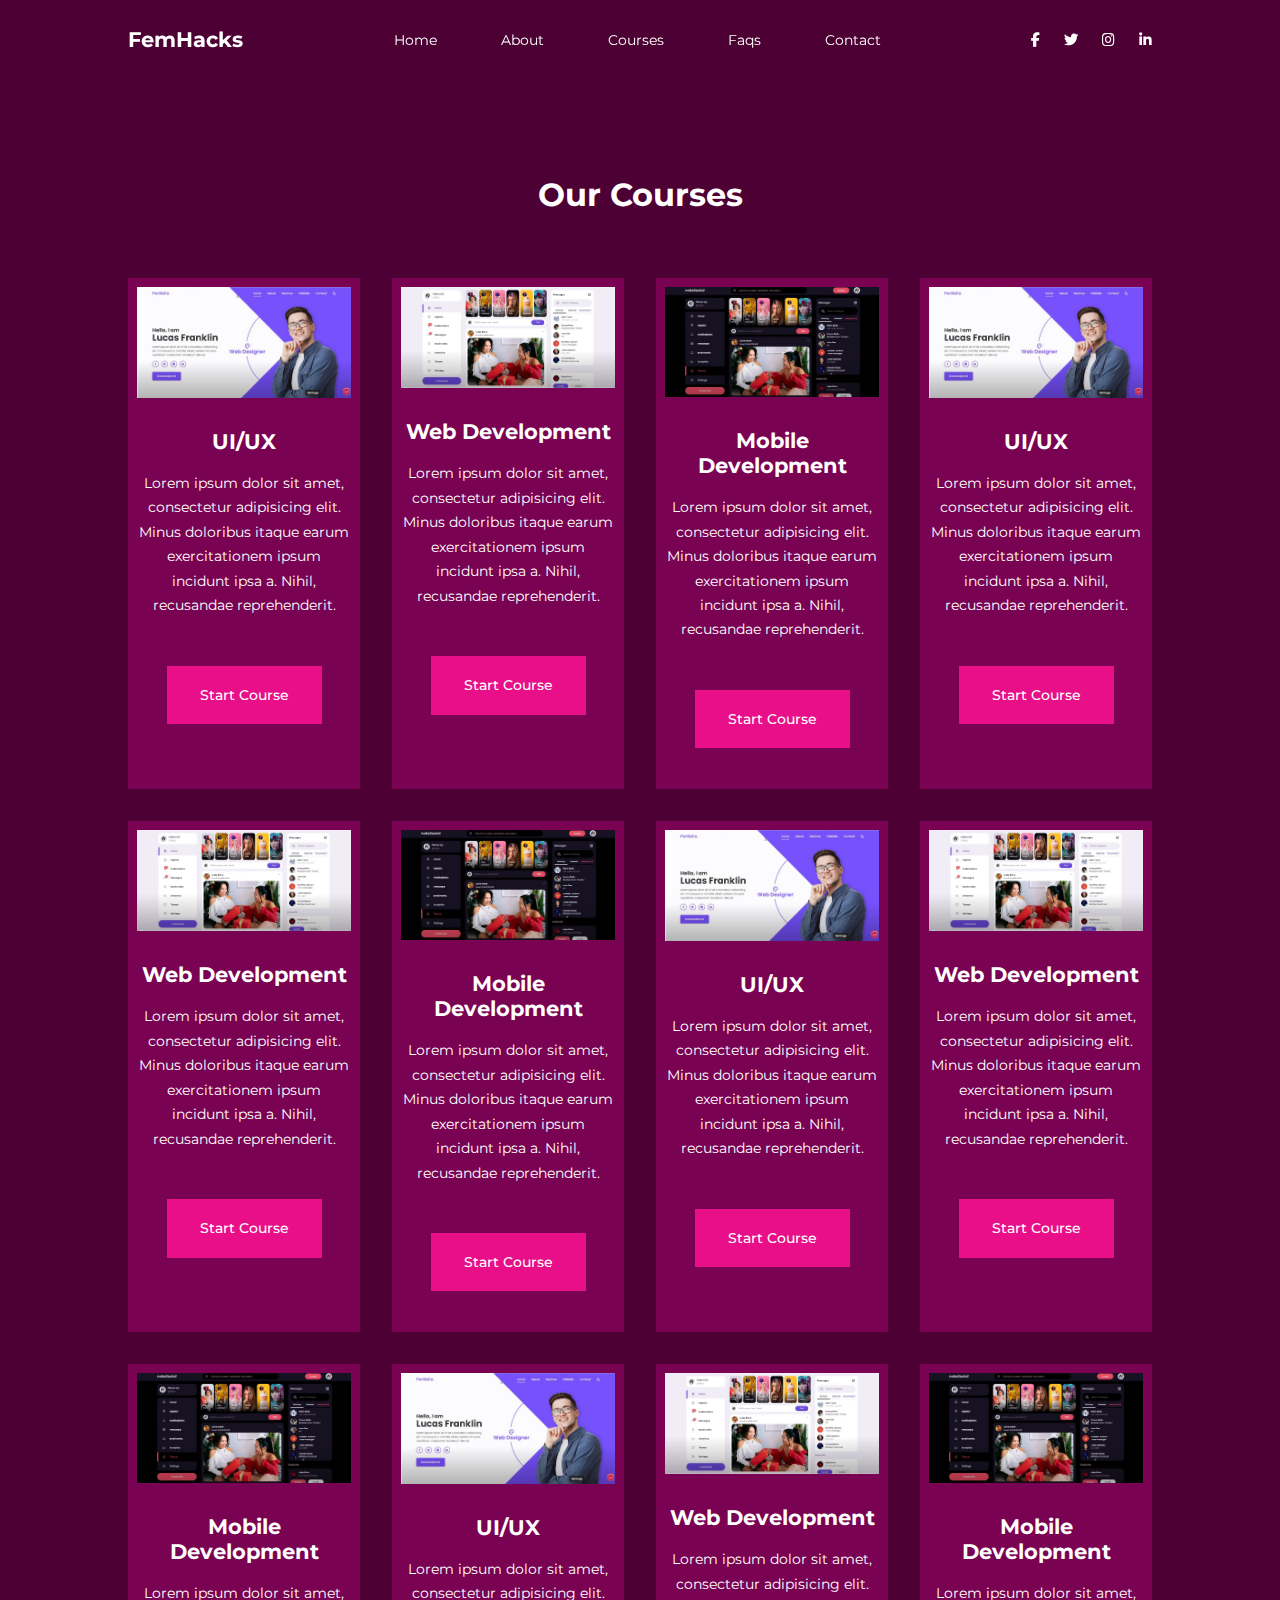
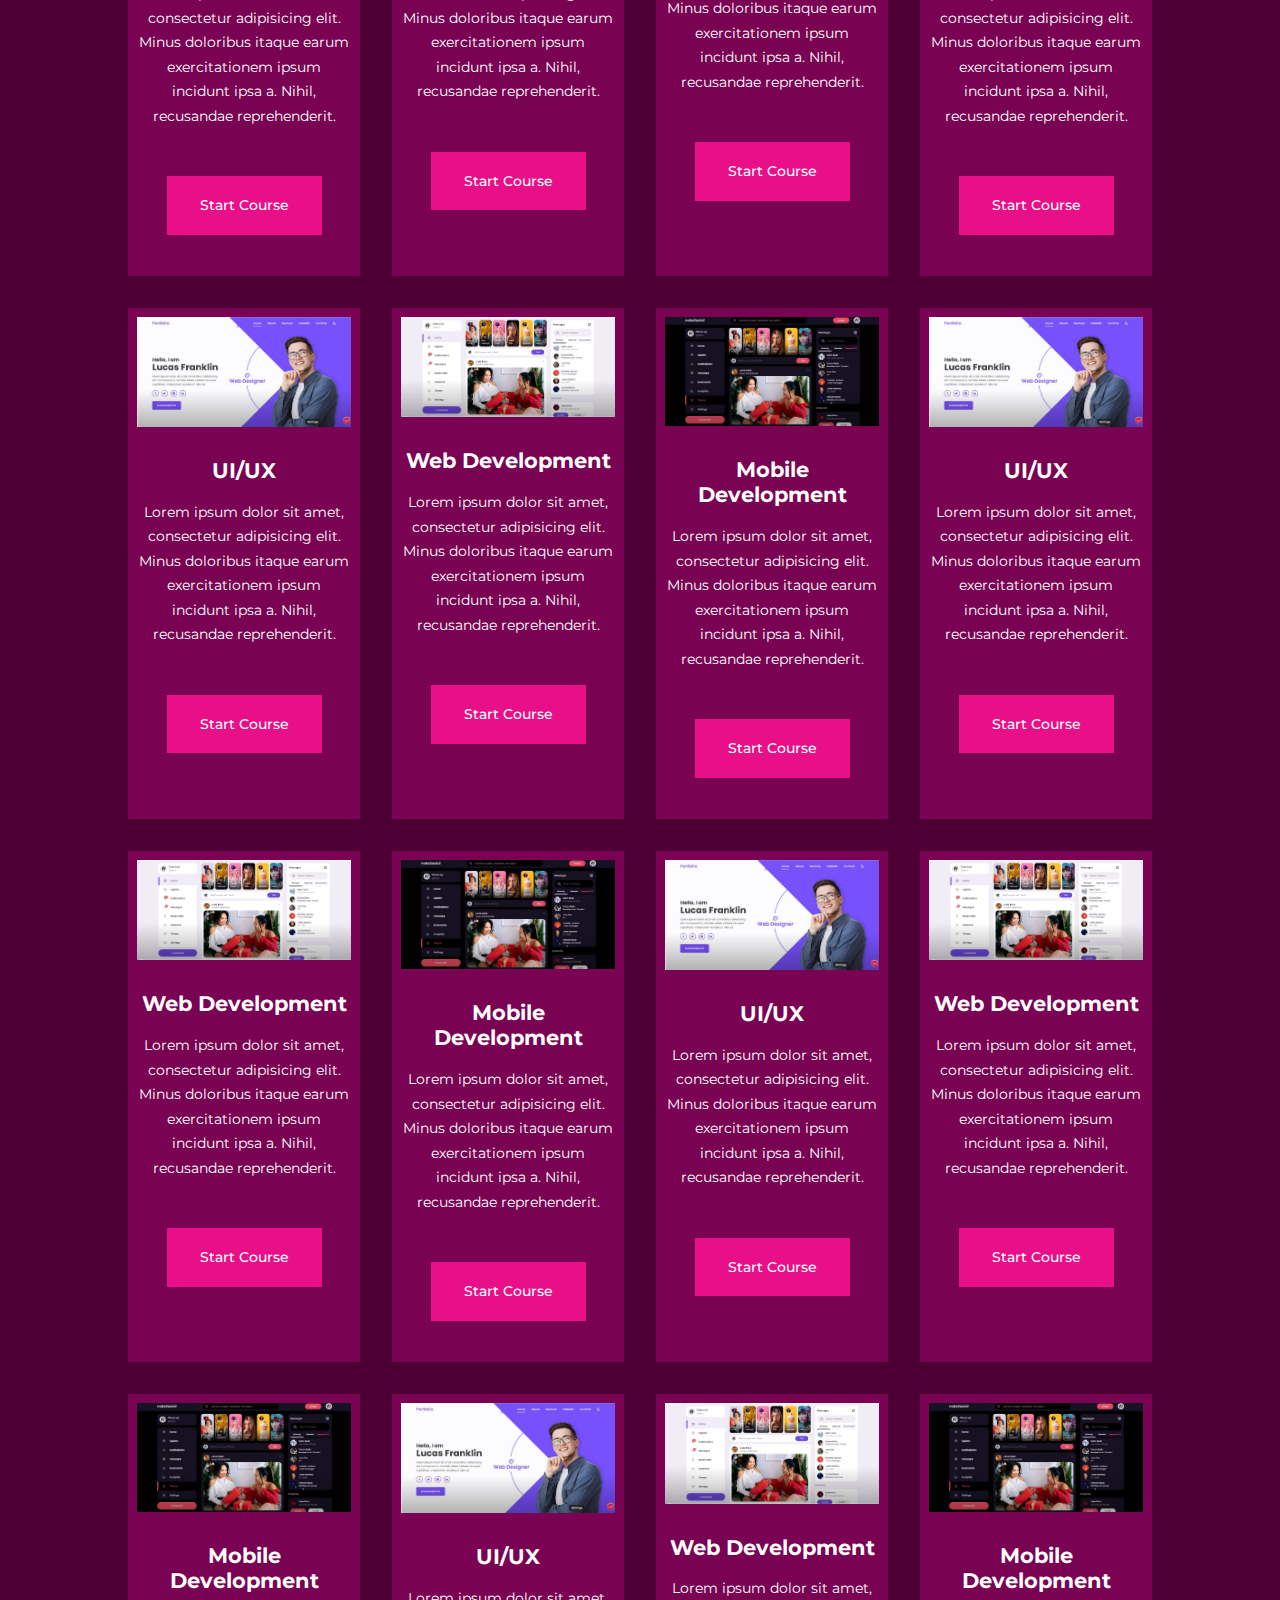
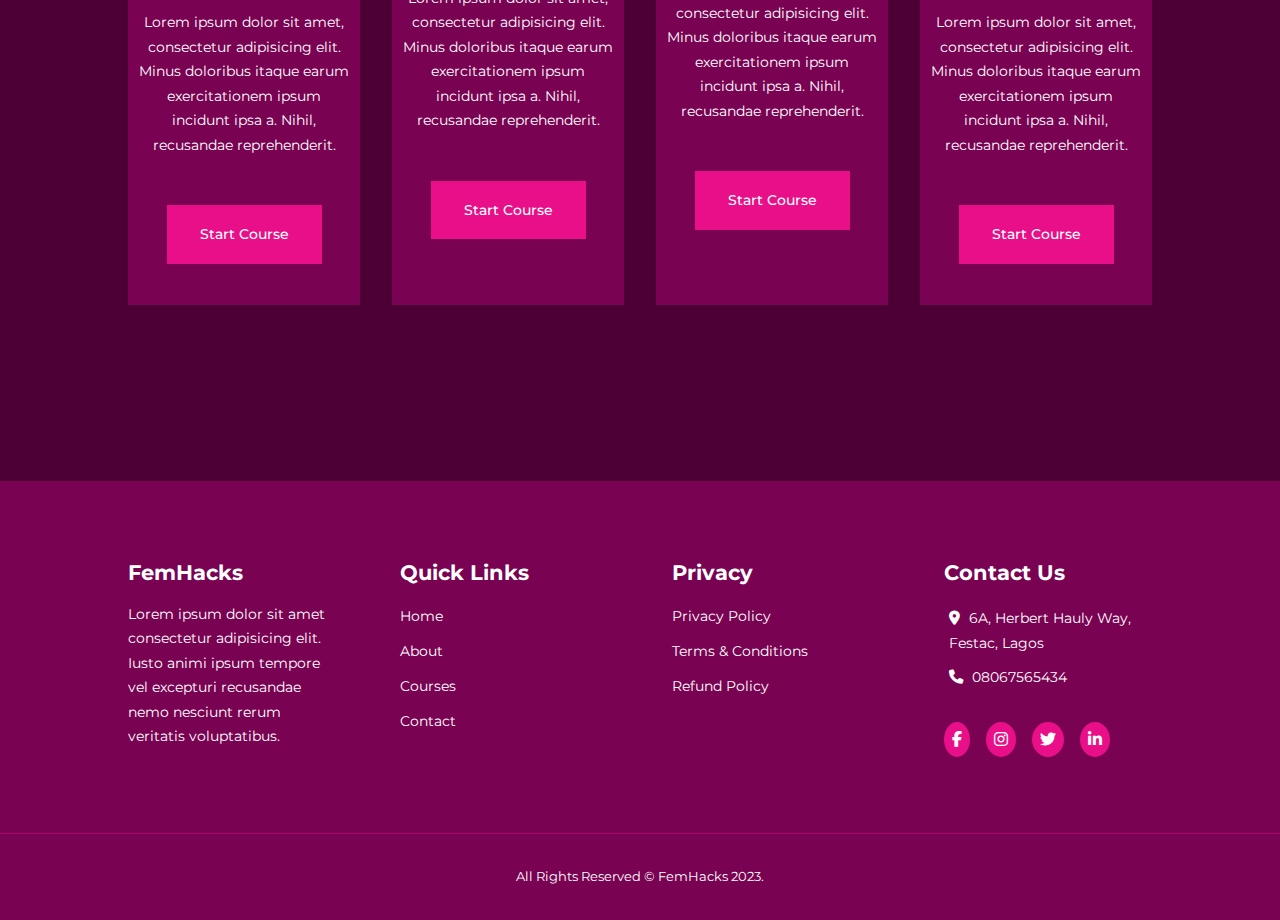
<file: courses.html>
<!DOCTYPE html>
<html lang="en">
<head>
    <meta charset="UTF-8">
    <meta name="viewport" content="width=device-width, initial-scale=1.0">
    <title>Online Courses</title>
    <!-- FONT-FAMILY -->
    <link rel="preconnect" href="https://fonts.googleapis.com">
    <link rel="preconnect" href="https://fonts.gstatic.com" crossorigin>
    <link href="https://fonts.googleapis.com/css2?family=Montserrat:wght@100;200;300;400;500;600;700;800&display=swap" rel="stylesheet">
    <!-- FONTAWESOME -->
    <link rel="stylesheet" href="https://cdnjs.cloudflare.com/ajax/libs/font-awesome/6.4.2/css/all.min.css">
    <!-- SWIPER CSS LINK -->
    <link
    rel="stylesheet"
    href="https://cdn.jsdelivr.net/npm/swiper@10/swiper-bundle.min.css"
    />
    <!-- INDEX CSS STYLE -->
    <link rel="stylesheet" href="./css/style.css">
    <link rel="stylesheet" href="./css/courses.css">
</head>
<body>
    <nav>
        <div class="container nav__container">
            <a href="index.html"><h4 class="icon">FemHacks</h4></a>
            <ul class="nav__menu">
                <li><a href="index.html">Home</a></li>
                <li><a href="about.html">About</a></li>
                <li><a href="courses.html">Courses</a></li>
                <li><a href="faqs.html">Faqs</a></li>
                <li><a href="contact.html">Contact</a></li>
            </ul>
            <ul class="nav__socials">
                <li><a href=""><i class="fa-brands fa-facebook-f"></i></a></li>
                <li><a href=""><i class="fa-brands fa-twitter"></i></a></li>
                <li><a href=""><i class="fa-brands fa-instagram"></i></a></li>
                <li><a href=""><i class="fa-brands fa-linkedin-in"></i></a></li>
            </ul>
            <button id="open-menu-btn"><i class="fa-solid fa-bars"></i></button>
            <button id="close-menu-btn"><i class="fa-solid fa-xmark"></i></button>
        </div>
    </nav>
    <section class="courses">
        <h2>Our Courses</h2>
        <div class="container courses__container">
            <article class="course">
                <div class="course__image">
                    <img src="./images/course1.JPG" alt="">
                </div>
                <div class="course__info">
                    <h4>UI/UX</h4>
                    <p>Lorem ipsum dolor sit amet, consectetur adipisicing elit. Minus doloribus itaque earum exercitationem ipsum incidunt ipsa a. Nihil, recusandae reprehenderit.</p>
                </div>
                <a href="" class="btn btn-primary">Start Course</a>
            </article>
            <article class="course">
                <div class="course__image">
                    <img src="./images/course2.JPG" alt="">
                </div>
                <div class="course__info">
                    <h4>Web Development</h4>
                    <p>Lorem ipsum dolor sit amet, consectetur adipisicing elit. Minus doloribus itaque earum exercitationem ipsum incidunt ipsa a. Nihil, recusandae reprehenderit.</p>
                </div>
                <a href="" class="btn btn-primary">Start Course</a>
            </article>
            <article class="course">
                <div class="course__image">
                    <img src="./images/course3.JPG" alt="">
                </div>
                <div class="course__info">
                    <h4>Mobile Development</h4>
                    <p>Lorem ipsum dolor sit amet, consectetur adipisicing elit. Minus doloribus itaque earum exercitationem ipsum incidunt ipsa a. Nihil, recusandae reprehenderit.</p>
                </div>
                <a href="" class="btn btn-primary">Start Course</a>
            </article>
            <article class="course">
                <div class="course__image">
                    <img src="./images/course1.JPG" alt="">
                </div>
                <div class="course__info">
                    <h4>UI/UX</h4>
                    <p>Lorem ipsum dolor sit amet, consectetur adipisicing elit. Minus doloribus itaque earum exercitationem ipsum incidunt ipsa a. Nihil, recusandae reprehenderit.</p>
                </div>
                <a href="" class="btn btn-primary">Start Course</a>
            </article>
            <article class="course">
                <div class="course__image">
                    <img src="./images/course2.JPG" alt="">
                </div>
                <div class="course__info">
                    <h4>Web Development</h4>
                    <p>Lorem ipsum dolor sit amet, consectetur adipisicing elit. Minus doloribus itaque earum exercitationem ipsum incidunt ipsa a. Nihil, recusandae reprehenderit.</p>
                </div>
                <a href="" class="btn btn-primary">Start Course</a>
            </article>
            <article class="course">
                <div class="course__image">
                    <img src="./images/course3.JPG" alt="">
                </div>
                <div class="course__info">
                    <h4>Mobile Development</h4>
                    <p>Lorem ipsum dolor sit amet, consectetur adipisicing elit. Minus doloribus itaque earum exercitationem ipsum incidunt ipsa a. Nihil, recusandae reprehenderit.</p>
                </div>
                <a href="" class="btn btn-primary">Start Course</a>
            </article>
            <article class="course">
                <div class="course__image">
                    <img src="./images/course1.JPG" alt="">
                </div>
                <div class="course__info">
                    <h4>UI/UX</h4>
                    <p>Lorem ipsum dolor sit amet, consectetur adipisicing elit. Minus doloribus itaque earum exercitationem ipsum incidunt ipsa a. Nihil, recusandae reprehenderit.</p>
                </div>
                <a href="" class="btn btn-primary">Start Course</a>
            </article>
            <article class="course">
                <div class="course__image">
                    <img src="./images/course2.JPG" alt="">
                </div>
                <div class="course__info">
                    <h4>Web Development</h4>
                    <p>Lorem ipsum dolor sit amet, consectetur adipisicing elit. Minus doloribus itaque earum exercitationem ipsum incidunt ipsa a. Nihil, recusandae reprehenderit.</p>
                </div>
                <a href="" class="btn btn-primary">Start Course</a>
            </article>
            <article class="course">
                <div class="course__image">
                    <img src="./images/course3.JPG" alt="">
                </div>
                <div class="course__info">
                    <h4>Mobile Development</h4>
                    <p>Lorem ipsum dolor sit amet, consectetur adipisicing elit. Minus doloribus itaque earum exercitationem ipsum incidunt ipsa a. Nihil, recusandae reprehenderit.</p>
                </div>
                <a href="" class="btn btn-primary">Start Course</a>
            </article>
            <article class="course">
                <div class="course__image">
                    <img src="./images/course1.JPG" alt="">
                </div>
                <div class="course__info">
                    <h4>UI/UX</h4>
                    <p>Lorem ipsum dolor sit amet, consectetur adipisicing elit. Minus doloribus itaque earum exercitationem ipsum incidunt ipsa a. Nihil, recusandae reprehenderit.</p>
                </div>
                <a href="" class="btn btn-primary">Start Course</a>
            </article>
            <article class="course">
                <div class="course__image">
                    <img src="./images/course2.JPG" alt="">
                </div>
                <div class="course__info">
                    <h4>Web Development</h4>
                    <p>Lorem ipsum dolor sit amet, consectetur adipisicing elit. Minus doloribus itaque earum exercitationem ipsum incidunt ipsa a. Nihil, recusandae reprehenderit.</p>
                </div>
                <a href="" class="btn btn-primary">Start Course</a>
            </article>
            <article class="course">
                <div class="course__image">
                    <img src="./images/course3.JPG" alt="">
                </div>
                <div class="course__info">
                    <h4>Mobile Development</h4>
                    <p>Lorem ipsum dolor sit amet, consectetur adipisicing elit. Minus doloribus itaque earum exercitationem ipsum incidunt ipsa a. Nihil, recusandae reprehenderit.</p>
                </div>
                <a href="" class="btn btn-primary">Start Course</a>
            </article>
            <article class="course">
                <div class="course__image">
                    <img src="./images/course1.JPG" alt="">
                </div>
                <div class="course__info">
                    <h4>UI/UX</h4>
                    <p>Lorem ipsum dolor sit amet, consectetur adipisicing elit. Minus doloribus itaque earum exercitationem ipsum incidunt ipsa a. Nihil, recusandae reprehenderit.</p>
                </div>
                <a href="" class="btn btn-primary">Start Course</a>
            </article>
            <article class="course">
                <div class="course__image">
                    <img src="./images/course2.JPG" alt="">
                </div>
                <div class="course__info">
                    <h4>Web Development</h4>
                    <p>Lorem ipsum dolor sit amet, consectetur adipisicing elit. Minus doloribus itaque earum exercitationem ipsum incidunt ipsa a. Nihil, recusandae reprehenderit.</p>
                </div>
                <a href="" class="btn btn-primary">Start Course</a>
            </article>
            <article class="course">
                <div class="course__image">
                    <img src="./images/course3.JPG" alt="">
                </div>
                <div class="course__info">
                    <h4>Mobile Development</h4>
                    <p>Lorem ipsum dolor sit amet, consectetur adipisicing elit. Minus doloribus itaque earum exercitationem ipsum incidunt ipsa a. Nihil, recusandae reprehenderit.</p>
                </div>
                <a href="" class="btn btn-primary">Start Course</a>
            </article>
            <article class="course">
                <div class="course__image">
                    <img src="./images/course1.JPG" alt="">
                </div>
                <div class="course__info">
                    <h4>UI/UX</h4>
                    <p>Lorem ipsum dolor sit amet, consectetur adipisicing elit. Minus doloribus itaque earum exercitationem ipsum incidunt ipsa a. Nihil, recusandae reprehenderit.</p>
                </div>
                <a href="" class="btn btn-primary">Start Course</a>
            </article>
            <article class="course">
                <div class="course__image">
                    <img src="./images/course2.JPG" alt="">
                </div>
                <div class="course__info">
                    <h4>Web Development</h4>
                    <p>Lorem ipsum dolor sit amet, consectetur adipisicing elit. Minus doloribus itaque earum exercitationem ipsum incidunt ipsa a. Nihil, recusandae reprehenderit.</p>
                </div>
                <a href="" class="btn btn-primary">Start Course</a>
            </article>
            <article class="course">
                <div class="course__image">
                    <img src="./images/course3.JPG" alt="">
                </div>
                <div class="course__info">
                    <h4>Mobile Development</h4>
                    <p>Lorem ipsum dolor sit amet, consectetur adipisicing elit. Minus doloribus itaque earum exercitationem ipsum incidunt ipsa a. Nihil, recusandae reprehenderit.</p>
                </div>
                <a href="" class="btn btn-primary">Start Course</a>
            </article>
            <article class="course">
                <div class="course__image">
                    <img src="./images/course1.JPG" alt="">
                </div>
                <div class="course__info">
                    <h4>UI/UX</h4>
                    <p>Lorem ipsum dolor sit amet, consectetur adipisicing elit. Minus doloribus itaque earum exercitationem ipsum incidunt ipsa a. Nihil, recusandae reprehenderit.</p>
                </div>
                <a href="" class="btn btn-primary">Start Course</a>
            </article>
            <article class="course">
                <div class="course__image">
                    <img src="./images/course2.JPG" alt="">
                </div>
                <div class="course__info">
                    <h4>Web Development</h4>
                    <p>Lorem ipsum dolor sit amet, consectetur adipisicing elit. Minus doloribus itaque earum exercitationem ipsum incidunt ipsa a. Nihil, recusandae reprehenderit.</p>
                </div>
                <a href="" class="btn btn-primary">Start Course</a>
            </article>
            <article class="course">
                <div class="course__image">
                    <img src="./images/course3.JPG" alt="">
                </div>
                <div class="course__info">
                    <h4>Mobile Development</h4>
                    <p>Lorem ipsum dolor sit amet, consectetur adipisicing elit. Minus doloribus itaque earum exercitationem ipsum incidunt ipsa a. Nihil, recusandae reprehenderit.</p>
                </div>
                <a href="" class="btn btn-primary">Start Course</a>
            </article>
            <article class="course">
                <div class="course__image">
                    <img src="./images/course1.JPG" alt="">
                </div>
                <div class="course__info">
                    <h4>UI/UX</h4>
                    <p>Lorem ipsum dolor sit amet, consectetur adipisicing elit. Minus doloribus itaque earum exercitationem ipsum incidunt ipsa a. Nihil, recusandae reprehenderit.</p>
                </div>
                <a href="" class="btn btn-primary">Start Course</a>
            </article>
            <article class="course">
                <div class="course__image">
                    <img src="./images/course2.JPG" alt="">
                </div>
                <div class="course__info">
                    <h4>Web Development</h4>
                    <p>Lorem ipsum dolor sit amet, consectetur adipisicing elit. Minus doloribus itaque earum exercitationem ipsum incidunt ipsa a. Nihil, recusandae reprehenderit.</p>
                </div>
                <a href="" class="btn btn-primary">Start Course</a>
            </article>
            <article class="course">
                <div class="course__image">
                    <img src="./images/course3.JPG" alt="">
                </div>
                <div class="course__info">
                    <h4>Mobile Development</h4>
                    <p>Lorem ipsum dolor sit amet, consectetur adipisicing elit. Minus doloribus itaque earum exercitationem ipsum incidunt ipsa a. Nihil, recusandae reprehenderit.</p>
                </div>
                <a href="" class="btn btn-primary">Start Course</a>
            </article>
        </div>
    </section>

    <footer>
        <div class="container footer__container">
            <div class="footer__1">
                <a href=""><h4>FemHacks</h4></a>
                <p>Lorem ipsum dolor sit amet consectetur adipisicing elit. Iusto animi ipsum tempore vel excepturi recusandae nemo nesciunt rerum veritatis voluptatibus.</p>
            </div>
            <div class="footer__2">
                <h4>Quick Links</h4>
                <ul class="footer__menu">
                    <li><a href="">Home</a></li>
                    <li><a href="">About</a></li>
                    <li><a href="">Courses</a></li>
                    <li><a href="">Contact</a></li>
                </ul>
            </div>
            <div class="footer__3">
                <h4>Privacy</h4>
                <ul class="footer__policies">
                    <li><a href="">Privacy Policy</a></li>
                    <li><a href="">Terms & Conditions</a></li>
                    <li><a href="">Refund Policy</a></li>
                </ul>
            </div>
            <div class="footer__4">
                <h4>Contact Us</h4>
                <p><i class=" icon fa-solid fa-location-dot"></i>
                    6A, Herbert Hauly Way, Festac, Lagos</p>
                <p><i class="icon fa-solid fa-phone"></i>
                    08067565434</p>
                <ul class="footer__socials">
                    <li><a href=""><i class="fa-brands fa-facebook-f"></i></a></li>
                    <li><a href=""><i class="fa-brands fa-instagram"></i></a></li>
                    <li><a href=""><i class="fa-brands fa-twitter"></i></a></li>
                    <li><a href=""><i class="fa-brands fa-linkedin-in"></i></a></li>
                </ul>
            </div>
        </div>
        <div class="copyrights">
            All Rights Reserved &copy; FemHacks 2023.
        </div>
    </footer>
    
    <!-- FOOTER ENDS -->
    <script src="https://cdn.jsdelivr.net/npm/swiper@10/swiper-bundle.min.js"></script>
    <script src="main.js"></script>
    </body>
    </html>
</file>
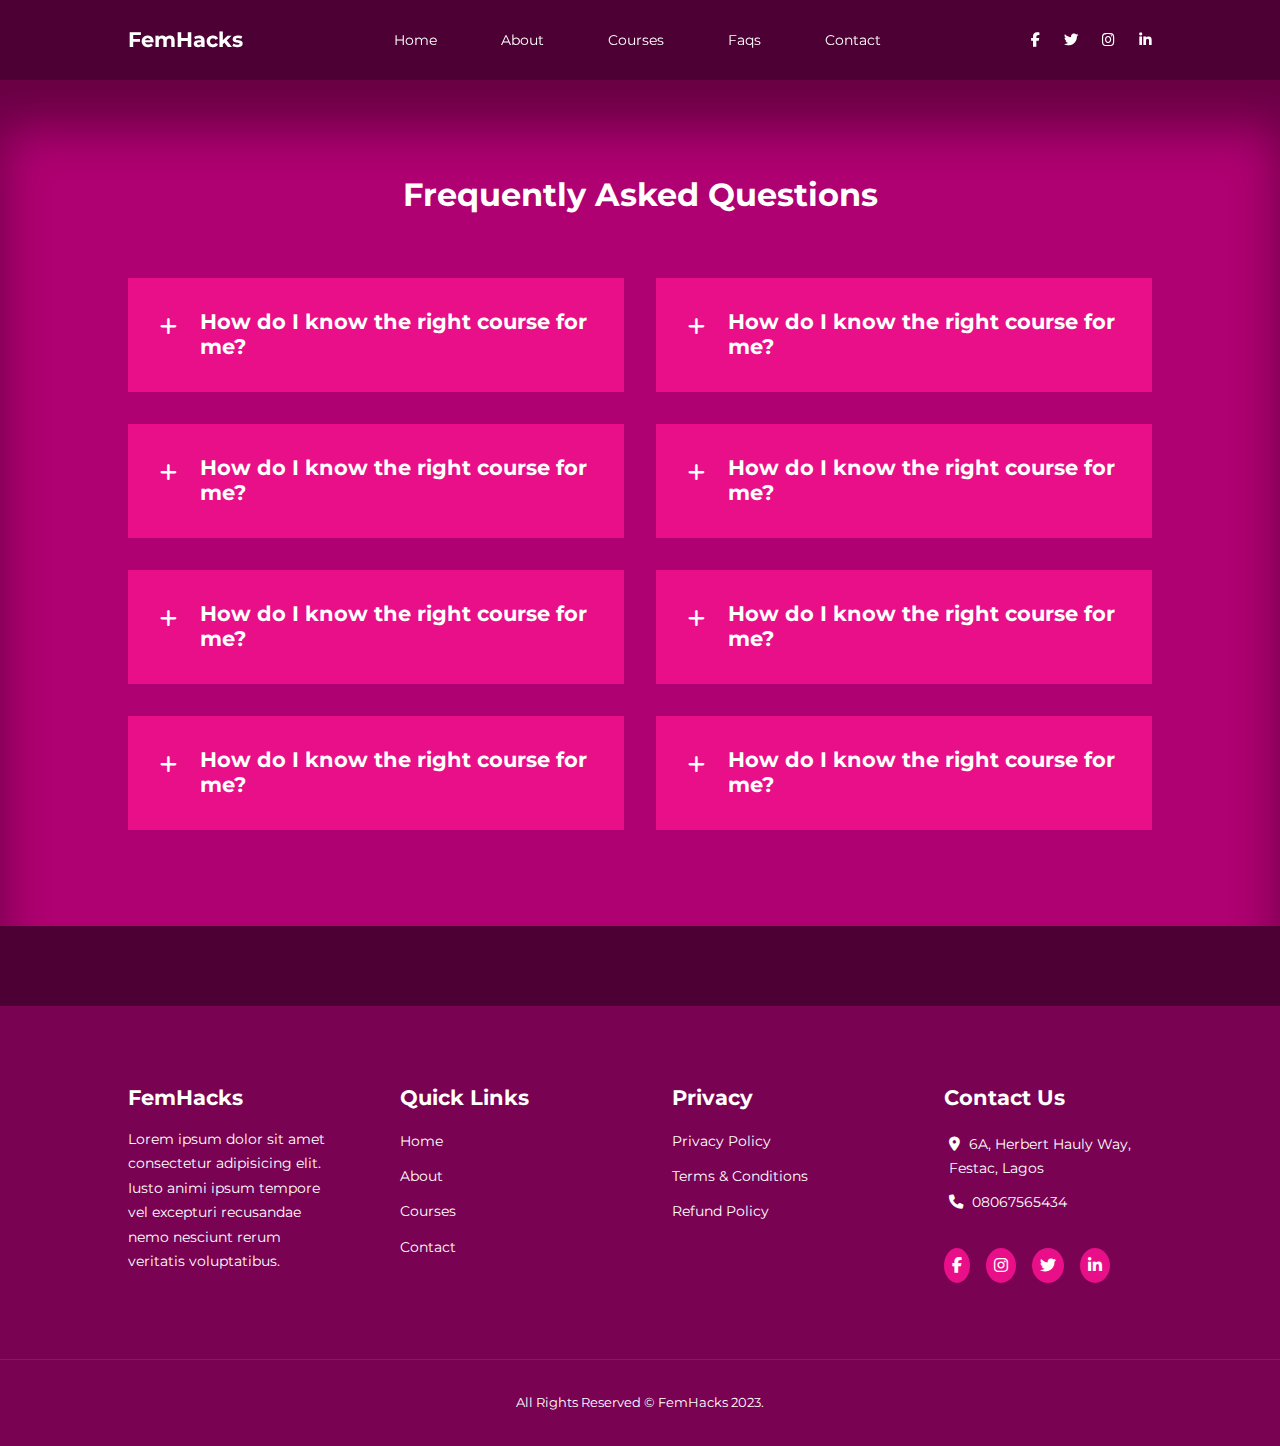
<file: faqs.html>
<!DOCTYPE html>
<html lang="en">
<head>
    <meta charset="UTF-8">
    <meta name="viewport" content="width=device-width, initial-scale=1.0">
    <title>Online Courses</title>
    <!-- FONT-FAMILY -->
    <link rel="preconnect" href="https://fonts.googleapis.com">
    <link rel="preconnect" href="https://fonts.gstatic.com" crossorigin>
    <link href="https://fonts.googleapis.com/css2?family=Montserrat:wght@100;200;300;400;500;600;700;800&display=swap" rel="stylesheet">
    <!-- FONTAWESOME -->
    <link rel="stylesheet" href="https://cdnjs.cloudflare.com/ajax/libs/font-awesome/6.4.2/css/all.min.css">
    <!-- SWIPER CSS LINK -->
    <link
    rel="stylesheet"
    href="https://cdn.jsdelivr.net/npm/swiper@10/swiper-bundle.min.css"
    />
    <!-- INDEX CSS STYLE -->
    <link rel="stylesheet" href="./css/style.css">
    <link rel="stylesheet" href="./css/faqs.css">
</head>
<body>
    <nav>
        <div class="container nav__container">
            <a href="index.html"><h4 class="icon">FemHacks</h4></a>
            <ul class="nav__menu">
                <li><a href="index.html">Home</a></li>
                <li><a href="about.html">About</a></li>
                <li><a href="courses.html">Courses</a></li>
                <li><a href="faqs.html">Faqs</a></li>
                <li><a href="contact.html">Contact</a></li>
            </ul>
            <ul class="nav__socials">
                <li><a href=""><i class="fa-brands fa-facebook-f"></i></a></li>
                <li><a href=""><i class="fa-brands fa-twitter"></i></a></li>
                <li><a href=""><i class="fa-brands fa-instagram"></i></a></li>
                <li><a href=""><i class="fa-brands fa-linkedin-in"></i></a></li>
            </ul>
            <button id="open-menu-btn"><i class="fa-solid fa-bars"></i></button>
            <button id="close-menu-btn"><i class="fa-solid fa-xmark"></i></button>
        </div>
    </nav>
    <section class="faqs">
        <h2>Frequently Asked Questions</h2>
        <div class="container faqs__container">
            <article class="faq">
                <div class="faq__icon">
                    <i class="fa-solid fa-plus"></i>
                </div>
                <div class="question__answer">
                    <h4>How do I know the right course for me?</h4>
                    <p>Lorem ipsum dolor sit, amet consectetur adipisicing elit. Quidem, culpa rem. Praesentium, soluta, quisquam veniam velit magnam magni, eligendi iusto inventore sequi corporis repellat perferendis exercitationem commodi ipsa earum quae.</p>
                </div>
            </article>
            <article class="faq">
                <div class="faq__icon">
                    <i class="fa-solid fa-plus"></i>
                </div>
                <div class="question__answer">
                    <h4>How do I know the right course for me?</h4>
                    <p>Lorem ipsum dolor sit, amet consectetur adipisicing elit. Quidem, culpa rem. Praesentium, soluta, quisquam veniam velit magnam magni, eligendi iusto inventore sequi corporis repellat perferendis exercitationem commodi ipsa earum quae.</p>
                </div>
            </article>
            <article class="faq">
                <div class="faq__icon">
                    <i class="fa-solid fa-plus"></i>
                </div>
                <div class="question__answer">
                    <h4>How do I know the right course for me?</h4>
                    <p>Lorem ipsum dolor sit, amet consectetur adipisicing elit. Quidem, culpa rem. Praesentium, soluta, quisquam veniam velit magnam magni, eligendi iusto inventore sequi corporis repellat perferendis exercitationem commodi ipsa earum quae.</p>
                </div>
            </article>
            <article class="faq">
                <div class="faq__icon">
                    <i class="fa-solid fa-plus"></i>
                </div>
                <div class="question__answer">
                    <h4>How do I know the right course for me?</h4>
                    <p>Lorem ipsum dolor sit, amet consectetur adipisicing elit. Quidem, culpa rem. Praesentium, soluta, quisquam veniam velit magnam magni, eligendi iusto inventore sequi corporis repellat perferendis exercitationem commodi ipsa earum quae.</p>
                </div>
            </article>
            <article class="faq">
                <div class="faq__icon">
                    <i class="fa-solid fa-plus"></i>
                </div>
                <div class="question__answer">
                    <h4>How do I know the right course for me?</h4>
                    <p>Lorem ipsum dolor sit, amet consectetur adipisicing elit. Quidem, culpa rem. Praesentium, soluta, quisquam veniam velit magnam magni, eligendi iusto inventore sequi corporis repellat perferendis exercitationem commodi ipsa earum quae.</p>
                </div>
            </article>
            <article class="faq">
                <div class="faq__icon">
                    <i class="fa-solid fa-plus"></i>
                </div>
                <div class="question__answer">
                    <h4>How do I know the right course for me?</h4>
                    <p>Lorem ipsum dolor sit, amet consectetur adipisicing elit. Quidem, culpa rem. Praesentium, soluta, quisquam veniam velit magnam magni, eligendi iusto inventore sequi corporis repellat perferendis exercitationem commodi ipsa earum quae.</p>
                </div>
            </article>
            <article class="faq">
                <div class="faq__icon">
                    <i class="fa-solid fa-plus"></i>
                </div>
                <div class="question__answer">
                    <h4>How do I know the right course for me?</h4>
                    <p>Lorem ipsum dolor sit, amet consectetur adipisicing elit. Quidem, culpa rem. Praesentium, soluta, quisquam veniam velit magnam magni, eligendi iusto inventore sequi corporis repellat perferendis exercitationem commodi ipsa earum quae.</p>
                </div>
            </article>
            <article class="faq">
                <div class="faq__icon">
                    <i class="fa-solid fa-plus"></i>
                </div>
                <div class="question__answer">
                    <h4>How do I know the right course for me?</h4>
                    <p>Lorem ipsum dolor sit, amet consectetur adipisicing elit. Quidem, culpa rem. Praesentium, soluta, quisquam veniam velit magnam magni, eligendi iusto inventore sequi corporis repellat perferendis exercitationem commodi ipsa earum quae.</p>
                </div>
            </article>
        </div>
    </section>

    <footer>
        <div class="container footer__container">
            <div class="footer__1">
                <a href="index.html"><h4 class="icon">FemHacks</h4></a>
                <p>Lorem ipsum dolor sit amet consectetur adipisicing elit. Iusto animi ipsum tempore vel excepturi recusandae nemo nesciunt rerum veritatis voluptatibus.</p>
            </div>
            <div class="footer__2">
                <h4>Quick Links</h4>
                <ul class="footer__menu">
                    <li><a href="">Home</a></li>
                    <li><a href="">About</a></li>
                    <li><a href="">Courses</a></li>
                    <li><a href="">Contact</a></li>
                </ul>
            </div>
            <div class="footer__3">
                <h4>Privacy</h4>
                <ul class="footer__policies">
                    <li><a href="">Privacy Policy</a></li>
                    <li><a href="">Terms & Conditions</a></li>
                    <li><a href="">Refund Policy</a></li>
                </ul>
            </div>
            <div class="footer__4">
                <h4>Contact Us</h4>
                <p><i class=" icon fa-solid fa-location-dot"></i>
                    6A, Herbert Hauly Way, Festac, Lagos</p>
                <p><i class="icon fa-solid fa-phone"></i>
                    08067565434</p>
                <ul class="footer__socials">
                    <li><a href=""><i class="fa-brands fa-facebook-f"></i></a></li>
                    <li><a href=""><i class="fa-brands fa-instagram"></i></a></li>
                    <li><a href=""><i class="fa-brands fa-twitter"></i></a></li>
                    <li><a href=""><i class="fa-brands fa-linkedin-in"></i></a></li>
                </ul>
            </div>
        </div>
        <div class="copyrights">
            All Rights Reserved &copy; FemHacks 2023.
        </div>
    </footer>

    <!-- FOOTER ENDS -->
   <script src="https://cdn.jsdelivr.net/npm/swiper@10/swiper-bundle.min.js"></script>
    <script src="main.js"></script>
</body>
</html>
</file>
<file: css/style.css>
*{
    margin: 0;
    padding: 0;
    outline: 0;
    border: 0;
    list-style: none;
    text-decoration: none;
    box-sizing: border-box;
}

:root{
    --color-bg: #4C0033;
    --color-bg1: #790252;
    --color-bg2: #AF0171;
    --color-primary: #E80F88;
    --color-white: #fff;
    --color-black: #000;
    --color-danger: red;
    --color-warning: gold;
    --color-success: green;


    --container-width-lg: 80%;
    --container-width-md: 90%;
    --container-width-sm: 94%;

    --transition: all 400ms ease;
}

body{
    font-family: 'Montserrat', sans-serif;
    background: var(--color-bg);
    color: var(--color-white);
    line-height: 1.7;
}

.container{
    margin: 0 auto;
    width: var(--container-width-lg);
}

section{
    padding: 6rem 0;
}

section h2{
    text-align: center;
    margin-bottom: 4rem;
}

h1, h2, h3, h4, h5{
    line-height: 1.2;
}

h1{
    font-size: 2.4rem;
}

h2{
    font-size: 2rem;
}

h3{
    font-size: 1.6rem;
}

h4{
    font-size: 1.3rem;
}

a{
    color: white;
    transition: var(--transition);
}

a:hover{
    color: var(--color-bg2) ;
}

img{
    width: 100%;
    object-fit: cover;
    display: block;
}

.btn{
    display: inline-block;
    padding: 1rem 2rem;
    background: var(--color-white);
    color: var(--color-black);
    border: 1px solid transparent;
    font-weight: 500;
    transition: var(--transition);
}

.btn-primary{
    background: var(--color-primary);
    color: var(--color-white);
}

.btn:hover{
    background: transparent;
    color: var(--color-white);
    border-color: var(--color-white);
}

/* NAVBAR STARTS */

nav{
    background: transparent;
    position: fixed;
    top: 0;
    z-index: 10;
    width: 100vw;
    height: 5rem;
    display: flex;
    align-items: center;
}

.nav__container{
    display: flex;
    justify-content: space-between;
    align-items: center;
}

nav .icon{
    color: var(--color-white);
}

nav .icon:hover{
    color: var(--color-white);
}

.nav__menu{
    display: flex;
    align-items: center;
    justify-content: center;
    gap: 4rem;
    font-size: 0.9rem;
}

.nav__socials{
    display: flex;
    align-items: center;
    justify-content: center;
    gap: 1.5rem;
    font-size: 0.9rem;
}

nav button{
    display: none;
}

/* NAVBAR-HEADER */
header{
    position: relative;
    top: 5rem;
    height: 70vh;
    margin: 5rem 0 10rem;
}
.header__container{
    display: grid;
    grid-template-columns: 1fr 1fr;
    gap: 4rem;
    align-items: center;
}

.header__left h1{
    margin-bottom: 2.5rem;
}

.header__left p{
    margin: 2.5rem 1rem 3.5rem 0;
}

.header__left .btn{
    margin-top: 1rem;
}

.header__img{
    margin-top: 2rem;
}

.navOnScroll{
    background: var(--color-primary);
    box-shadow: 0 3rem 3rem rgba(0, 0, 0, 0.3);
}

/* NAVBAR ENDS */

.categories{
    background: var(--color-bg1);
    height: 37rem;
}

.categories__container{
    display: grid;
    grid-template-columns: 1fr 1fr;
    gap: 4rem;
}

.categories__left h3{
    margin-bottom: 1rem;
}

.categories__left .btn{
    margin: 2rem 0 3rem;
}

.categories__right h3{
    margin-bottom: 1rem;
}

.categories__right{
    display: grid;
    grid-template-columns: repeat(3, 1fr);
    gap: 2rem;
}

.category{
    background: var(--color-bg2);
    padding: 2rem 1rem;
    text-align: center;
    border-radius: 2rem;
    width: 15rem;
    cursor: pointer;
    transition: var(transition);
}

.category:hover{
    box-shadow: 0 3rem 3rem rgba(0, 0, 0, 0.3);
    z-index: 9;
}

.category__icon{
    background: var(--color-warning);
    padding: 1rem;
    border-radius: 50%;

}

.category:nth-child(2) .category__icon{
    background: var(--color-success);
}

.category:nth-child(3) .category__icon{
    background: var(--color-warning)
}

.category:nth-child(4) .category__icon{
    background: var(--color-success);
}

.category:nth-child(5) .category__icon{
    background: var(--color-warning);
}

.category:nth-child(6) .category__icon{
    background: var(--color-success);
}


.category h4{
    margin: 2rem 0 1rem;
}

.category .btn{
    margin-top: 1rem;
}

/* CATEGORIES END */


.courses{
    margin-top: 15rem;
}

.courses__container{
    display: grid;
    grid-template-columns: repeat(3, 1fr);
    gap: 2rem;
    text-align: center;
}

.course{
    background: var(--color-bg1);
    border: 1px solid transparent;
    transition: var(--transition);
}

.course__image{
    margin-bottom: 2rem;
}

.course p{
    margin: 1rem 0 2rem;
}

.course .btn{
    margin: 1rem 0 2rem;
}

.course:hover{
    background: transparent;
    border-color: var(--color-white);
}

/* FEATURED COURSES END */

.faqs{
    background: var(--color-bg1);
    box-shadow: inset 0 3rem 3rem rgba(0, 0, 0, 0.4);
}

.faqs__container{
    display: grid;
    grid-template-columns: 1fr 1fr;
    gap: 2rem;
}

.faq{
    display: flex;
    align-items: center;
    gap: 1.4rem;
    background: var(--color-primary);
    padding: 2rem;
    cursor: pointer;
    height: fit-content;
}

.faq h1{
    font-size: 1rem;
}

.faq p{
    display: none;
    margin-top: 2rem;
}

.faq.open p{
    display: block;
}

.faq__icon{
    align-self: flex-start;
    font-size: 1.2rem;
}

/* FAQs Ends */

 .testimonials__container{
    overflow-x: hidden;
    position: relative;
    margin-bottom: 5rem;
 }

 .testimonial{
    padding-top: 2rem;
 }

 .avatar{
    width: 6rem;
    height: 6rem;
    border-radius: 50%;
    overflow: hidden;
    margin: 0 auto 1rem;
    border: 0.4rem solid var(--color-bg1);
 }

 .testimonial__info{
    text-align: center;
 }

 .testimonial__body{
    background: var(--color-primary);
    padding: 2rem;
 }

 /* TESTIMONIALS END */


 footer{
    background: var(--color-bg1);
    padding-top: 5rem;
    margin-top: 5rem;
 }

 .footer__container{
    display: grid;
    grid-template-columns: repeat(4, 1fr);
    gap: 4rem;
    padding-bottom: 3rem;
 }

 .footer__container > div h4{
    margin-bottom: 1rem;
 }

 .footer__container p, a{
    font-size: 0.9rem;
 }

 .footer__menu li{
    margin-bottom: 0.5rem;
    transition: var(--transition);
 }

 .footer__menu a:hover{
    padding-left: 0.5rem;
    color: var(--color-white);
 }

 .footer__policies li{
    margin-bottom: 0.5rem;
    transition: var(--transition);
 }

 .footer__policies a:hover{
    padding-left: 0.5rem;
    color: var(--color-white);
 }

 .footer__socials{
    display: flex;
    align-items: center;
    gap: 1rem;
    margin-top: 2rem;
 }

 .footer__socials a{
    font-size: 1rem;
    background: var(--color-primary);
    padding: 0.5rem;
    border-radius: 50%;
    transition: var(--transition);
 }

 .footer__socials a:hover{
    background: var(--color-bg);
    color: var(--color-white);
 }

 .footer__4 p{
    padding: 0.3rem;
 }

 .footer__4 .icon{
    margin-right: 0.3rem;
 }

 .copyrights{
    margin-top: 2rem;
    text-align: center;
    font-size: 0.8rem;
    padding: 2rem 0;
    border-top: 0.1rem solid var(--color-bg2);
 }

 /* FOOTER ENDS */


 /* MEDIA QUERIES {TABLETS} */
 @media screen and (max-width: 1024px){
    .container{
        --container-width-md: 90%;
    }

    h1{
        font-size: 2.2rem;
    }
    
    h2{
        font-size: 2rem;
    }

    
    h3{
        font-size: 1.8rem;
    }

    h4{
        font-size: 1.6rem;
    }

    p{
        font-size: 1.5rem;
    }
    
    nav{
        position: relative;
    }



    .nav__menu{
        flex-direction: column;
        position: fixed;
        top: 5rem;
        right: 5rem;
        background: var(--color-bg2);
        width: 32rem;
        height: fit-content;
        gap: 0;
        display: none;
     }
    
     .nav__menu li{
        width: 100%;
        height: 100%;
        text-align: center;
        align-items: center;
        padding: 2rem;
        box-shadow: inset 0 0 3rem rgba(0, 0, 0, 0.3);
     }
    
     .nav__menu li:hover{
        background: var(--color-primary);
        color: var(--color-white);
     }

     .nav__menu a{
        font-size: 1.2rem;
     }

     .nav__menu a:hover{
        color: var(--color-white);
     }

     .nav__socials{
        position: absolute;
        right: 12rem;
     }

     .nav__socials a{
        font-size: 1.5rem;
     }

     nav button{
        display: inline-block;
        background: transparent;
        color: var(--color-white);
        font-size: 2.5rem;
        cursor: pointer;
        margin-right: 2%;
     }



     nav button#close-menu-btn{
        display: none;
     }

     /* NAV-MENU ENDS */


    header{
        margin-top: 0;
        height: fit-content;
        padding-bottom: 5rem;
        text-align: left;
    }


    .header__left .btn{
        margin: 0 auto 3rem;
        font-size: 1.5rem;
    }

    .header__left p{
        font-size: 1.5rem;
    }

    .header__img{
        width: 90%;
        margin: 0 auto;
    }

    .header__container{
        grid-template-columns: 1fr;
    }

    /* HEADER ENDS */

    .categories{
        height: fit-content;
    }

    .categories__container{
        grid-template-columns: 1fr;
        gap: 1rem;

    }

    .categories__left p{
        width: 80%;
        font-size: 1.5rem;
    }

    .categories__left .btn{
        font-size: 1.5rem;
    }

    .categories__right{
        grid-template-columns: 1fr 1fr;
        gap: 2rem;
    }

    .category{
        width: 100%;
        text-align: left;
    }

    .category .btn{
        font-size: 1.5rem;
    }

    .category__icon{
        font-size: 2rem;
    }

    .category h4{
        margin: 1.5rem 0;
    }

    .category p{
        font-size: 1.5rem;
    }


    /* CATEGORY ENDS */

    .courses{
        margin-top: 0;
    }

    .courses__container{
        grid-template-columns: 1fr;
        gap: 2.5rem;
    }

    .courses__container .btn{
        font-size: 1.5rem;
    }

    .courses__container p{
        padding: 0 1rem;
    }


    /* COURSES END */

    .faqs__container{
        grid-template-columns: 1fr;
    }

    .faq{
        padding: 1rem;
    }

    /* FAQS END */

    footer{
        margin-top: 5rem;
    }

    .footer__container{
        grid-template-columns: 1fr 1fr;
    }

    .footer__container p{
        font-size: 1.4rem;
    }

    .footer__container a{
        font-size: 1.4rem;
    }

    .copyrights{
        font-size: 1rem;
    }

 }

 /* MEDIA QUERIES {PHONES} */
@media screen and (max-width: 600px){
    .container{
        --container-width-sm: 94%;
    }

    h1{
        font-size: 2rem;
    }

    h2{
        font-size: 1.4rem;
    }

    h3{
        font-size: 1.2rem;
    }

    h4{
        font-size: 1rem;
    }

    /* p{
        font-size: 0.9rem;
    } */

   

    .nav__menu{
        right: 5%;
        font-size: 1rem;
        width: 18rem;
    }

    .nav__menu a{
        font-size: 0.9rem;
    }

    .nav__socials{
        right: 5rem;
    }

    .nav__socials a{
        font-size: 0.9rem;
    }

    nav button{
        font-size: 1.7rem;
        margin-right: 1%;
    }
    

    header{
        text-align: center;
        margin-bottom: 3rem;
    }

    /* .header__left h1{
        font-size: 1.5rem;
    } */

    .header__left p{
        margin-bottom: 1rem;
        font-size: 0.9rem;
    }

    .header__left .btn{
        font-size: 1rem;
        margin-top: 1rem;
    }

    /* NAV ENDS */

    .categories__left p{
        font-size: 0.9rem;
    }
    .categories__left .btn{
        font-size: 1rem;
    }

    .categories__right{
        grid-template-columns: 1fr;
        gap: 0.8rem;
    }

    .categories__right p{
        font-size: 0.9rem;
    }

    .category{
        padding: 2rem;
        text-align: left;
    }

    .category .btn{
        font-size: 1rem;
    }
    

    /* CATEGORIES END */

    .courses__container{
        grid-template-columns: 1fr;
    }

    .course{
        width: 100%;

    }

    .course p{
        padding: 0 0.5rem;
        font-size: 0.9rem;
    }

    /* COURSES END */
    .faqs__container{
        gap: 1rem;
    }

    .faq p{
        font-size: 0.9rem;
    }

    /* FAQS */

    .testimonials__container{
        margin-bottom: 0;
    }

    .testimonial p{
        font-size: 0.9rem;
    }
    
    /* TESTIMONIAL ENDS */

    footer{
        margin-top: 5rem;
    }

    .footer__container{
        grid-template-columns: 1fr;
        text-align: center;
    }

    .footer__container P{
        font-size: 0.9rem;
    }

    .footer__container a{
        font-size: 0.9rem;
    }

    .footer__socials{
        justify-content: center;
        margin-top: 3rem;
    }

    .copyrights{
        padding: 2rem 0;
        font-size: 0.7rem;
    }

    /* FOOTER ENDS */
   
}
</file>
<file: css/about.css>
.about{
    margin-top: 5rem;
}

.about__container{
    display: grid;
    grid-template-columns: 1fr 1fr;
    gap: 5rem;
}

.about__right h1, .about__right-body{
    margin-bottom: 1rem;
}

.achievements{
    display: grid;
    grid-template-columns: repeat(3, 1fr);
    gap: 2rem;
}

.achievement{
    background: var(--color-bg2);
    padding: 2rem;
    text-align: center;
    border-radius: 2rem;
    border: 0.2rem solid transparent;
    transition: var(--transition);
    transition: transform .5s;
    cursor: pointer;
}

.achievement:hover{
    background: var(--color-bg1);
    border-color: var(--color-bg2);
    transform: translateY(-0.3rem);
}

.achievement .icon{
    font-size: 2.5rem;
}

.achievement p{
    margin: 0.5rem auto 1.5rem;
    font-weight: 500;
}



.team{
    background: var(--color-bg1);
    box-shadow: inset 0 0 3rem rgba(0, 0, 0, 0.5);
}

.team__container{
    display: grid;
    grid-template-columns: repeat(4, 1fr);
    gap: 2rem;
}

.staff{
    position: relative;
    overflow: hidden;
    margin-bottom: 5rem;
}

.staff__image{
    filter: saturate(0);
}

.staff__image:hover{
    filter: saturate(1);
}

.staff__info{
    text-align: center;
    margin-top: 1rem;
}

.staff__socials{
    display: flex;
    align-items: center;
    justify-content: center;
    flex-direction: column;
    gap: 1.2rem;
    position: absolute;
    top: 50%;
    right: -100%;
    transform: translateY(-50%);
    background: var(--color-primary);
    padding: 1rem;
    border-radius: 1rem 0 0 1rem;
    transition: var(--transition);
}

.staff:hover .staff__socials{
    right: 0;
}

/* TEAM ENDS */

/* MEDIA QUERIES {TABLETS} */
@media screen and (max-width: 1024px){

    .about{
        margin-top: 0;
    }
    
    .about__container{
        grid-template-columns: 1fr;
    }

    .about__left img{
        width: 100%;
        margin: 0 auto;
    }

    .about__right h1{
        font-size: 2.2rem;
    }

    .team__container{
        grid-template-columns: 1fr 1fr;
        gap: 1rem;
    }

    .staff__socials{
        padding: 1rem;
        transform: translateY(-60%);
    }

    .staff__socials a{
        font-size: 1.5rem;
    }

    .staff__info small{
        font-size: 1.3rem;
    }


    .copyrights{
        padding: 2rem 0;
    }

 }

 /* MEDIA QUERIES {PHONES} */
 @media screen and (max-width: 600px){

    
    .about{
        margin-top: 0;
    }

    .about__left img{
        width: 100%;
        margin: 0 auto;
    }

    .about__right h1{
        font-size: 1.5rem;
    }

    .about__right p{
        font-size: 0.9rem;
    }

    .achievements{
        grid-template-columns: 1fr;
        gap: 1rem;
        padding: 0
    }

   .team__container{
    grid-template-columns: 1fr;
    gap: 0;
   }

   .staff{
    margin-bottom: 2rem;
   }

   .staff__info small{
    font-size: 0.9rem;
   }

   .staff__socials a{
    font-size: 0.9rem;
   }

   .copyrights{
    padding: 2rem 0;
}
 }
</file>
<file: css/contact.css>
.contact__container{
    display: grid;
    grid-template-columns: 40% 60%;
    background: var(--color-bg1);
    padding: 5rem 2rem;
    margin-top: 3rem;
    gap: 0;
}

.aside{
    background: var(--color-bg2);
    width: 60%;
    height: fit-content;
    padding: 3rem 2rem;
    border-radius: 2rem;
    margin-right: 0;
}

.aside .icon{
    margin-right: 0.5rem;
}

.aside h3{
    text-align: center;
    margin-bottom: 1.5rem;
}

.aside p{
    margin: 2rem;
    text-align: left;
}

.contact__socials{
    display: flex;
    align-items: center;
    justify-content: flex;
    gap: 1.5rem;
    margin: 3rem 3rem 2rem 1.5rem; 
}

.contact__socials a{
    background: var(--color-primary);
    border-radius: 50%;
    padding: 0.5rem;
    font-size: 1.2rem;
}

.contact__socials a:hover{
    background: var(--color-bg1);
    color: var(--color-white);
}

form{
    display: flex;
    flex-direction: column;
    align-self: center;
}

.form__name, .form__contact{
    display: grid;
    grid-template-columns: 1fr 1fr;
    gap: 1rem;
    width: 100%;
}

form input, form textarea{
    margin-bottom: 1rem;
    padding: 1rem;
    background: transparent;
    border: 0.1rem solid var(--color-primary);
    color: var(--color-white);
    font-size: 1rem;
    border-radius: 0.5rem;
}

form input::placeholder, form textarea::placeholder{
    color: grey;
}

form input:focus, form textarea:focus{
    background: var(--color-bg2);
    border: 0.1rem solid var(--color-primary);
    
}

form textarea{
    height: 12rem;
}

form .btn{
    width: max-content;
   
}

/* MEDIA QUERIES {TABLETS} */
@media screen and (max-width: 1024px){
    .contact{
        padding: 0;
    }
    .container{
        width: var(--container-width-md);
    }

   .contact__container{
    margin-right: 3.5rem;
    grid-template-columns: 1fr;
    gap: 4rem;
   }

   .aside{
    width: 94%;
    margin: 0 auto;
   }

   .aside p{
    font-size: 1.5rem;
   }

   .contact__socials{
    gap: 1.8rem;
   }

   .contact__socials a{
    font-size: 1.5rem;
    gap: 1rem;
   }

   form{
    width: 94%;
    margin: 0 auto;
   }

   form input, form textarea{
    padding: 2rem;
    font-size: 1.5rem;
   }

   form textarea{
    height: 20rem;
   }

   .form__name, .form__contact{
    grid-template-columns: 1fr;
   }

   form .btn{
    font-size: 2rem;
    margin-top: 1rem;
   }

   footer{
    margin-top: 5rem;
   } 

   .footer__container p{
    font-size: 1.2rem;
   }

   
}

/* MEDIA QUERIES {PHONES} */
@media screen and (max-width: 600px){
  .contact__container{
    overflow: hidden;
    margin: 0 auto;
    width: 94%;
  }

  .aside{
    width: 90%;
    margin-left: 0;
  }

  .aside h3{
    text-align: center;
  }

  .aside p{
    font-size: 0.9rem;
    text-align: left;
  }

 .contact__socials{
    justify-content: flex-start;
    margin-right: 2rem;
  }

  .contact__socials a{
    font-size: 0.7rem;
  }

  form{
    width: 90%;
    font-size: 0.9rem;
    margin-left: 0;
  }

  form input, form textarea{
    padding: 1rem;
    width: 94%;
    font-size: 1rem;
  }

  form .btn{
    font-size: 0.9rem;
  }

  .footer__container p{
    font-size: 0.9rem;
  }

.footer__socials a{
    font-size: 0.9rem;
}
 
}
</file>
<file: css/courses.css>
.courses{
    margin-top: 5rem;
}

.courses__container{
    display: grid;
    grid-template-columns: repeat(4, 1fr);
    gap: 2rem;
}

.course{
    padding: 0.5rem;
}

.course p{
    font-size: 0.9rem;
}

/* MEDIA QUERIES {TABLETS} */
@media screen and (max-width: 1024px){
    .courses{
        margin-top: 0;
    }

    .courses__container{
        grid-template-columns: 1fr 1fr;
        gap: 1.5rem;
    }

    .course p{
        font-size: 1rem;
    }

    .footer__container p{
        font-size: 1.2rem;
    }

    .footer__container a{
        font-size: 1.2rem;
    }

    .footer__socials a{
        font-size: 1.2rem;
    }
}

/* MEDIA QUERIES {PHONES} */
@media screen and (max-width: 600px){
    .courses__container{
        grid-template-columns: 1fr;
        gap: 1.5rem;
    }

    .course{
        width: 100%;
    }

    .course p{
        font-size: 0.9rem;
    }

    .course .btn{
        font-size: 0.9rem;
    }

    .footer__container p{
        font-size: 0.7rem;
    }

    .copyrights{
        font-size: 0.7rem;
    }

    .footer__container p{
        font-size: 0.9rem;
    }

    .footer__container a{
        font-size: 0.9rem;
    }

    .footer__socials a{
        font-size: 0.9rem;
    }
}
</file>
<file: css/faqs.css>
.faqs{
    margin-top: 5rem;
    background: var(--color-bg2);
}

/* MEDIA QUERIES {TABLETS} */
@media screen and (max-width: 1024px){
    .faqs{
        margin-top: 0;
    }

    .faqs__container{
        grid-template-columns: 1fr;
    }
    
    .faq{
        padding: 1rem;
    }

    .faq{
        width: 100%;
    }

    .faq h4{
        font-size: 1.6rem;
    }

    .faq p{
        font-size: 1.5rem;
    }

    .footer__container p{
        font-size: 0.9rem;
    }

    .copyrights{
        font-size: 1rem;
    }

    .footer__container p{
        font-size: 1rem;
    }

    .footer__container a{
        font-size: 1rem;
    }

    .footer__socials a{
        font-size: 1.5rem;
    }
    
}

/* MEDIA QUERIES {PHONES} */
@media screen and (max-width: 600px){
    .faq{
        width: 100%;
    }

    .faq h4{
        font-size: 1rem;
    }

    .faq p{
        font-size: 0.9rem;
    }


    .copyrights{
        font-size: 0.7rem;
    }

    .footer__container p{
        font-size: 0.9rem;
    }

    .footer__container a{
        font-size: 0.9rem;
    }

    .footer__socials a{
        font-size: 0.9rem;
    }
}
</file>
